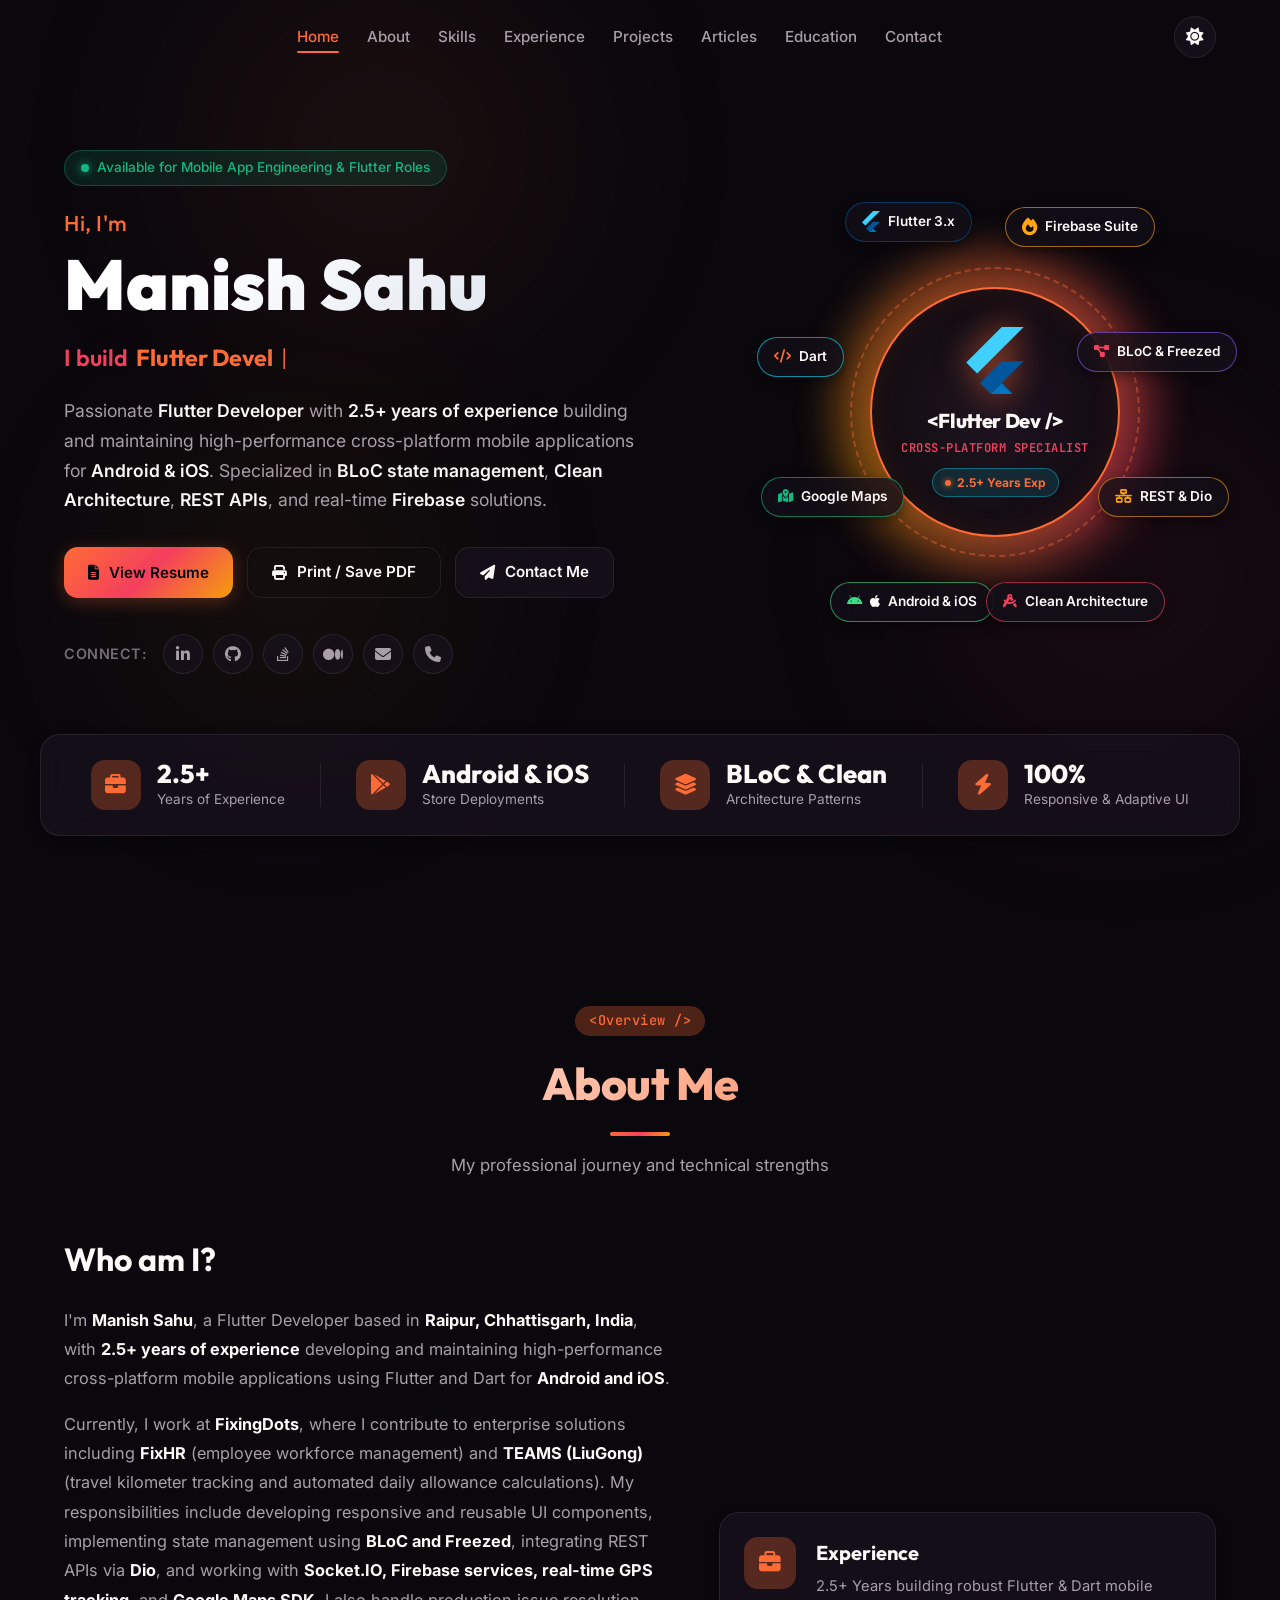
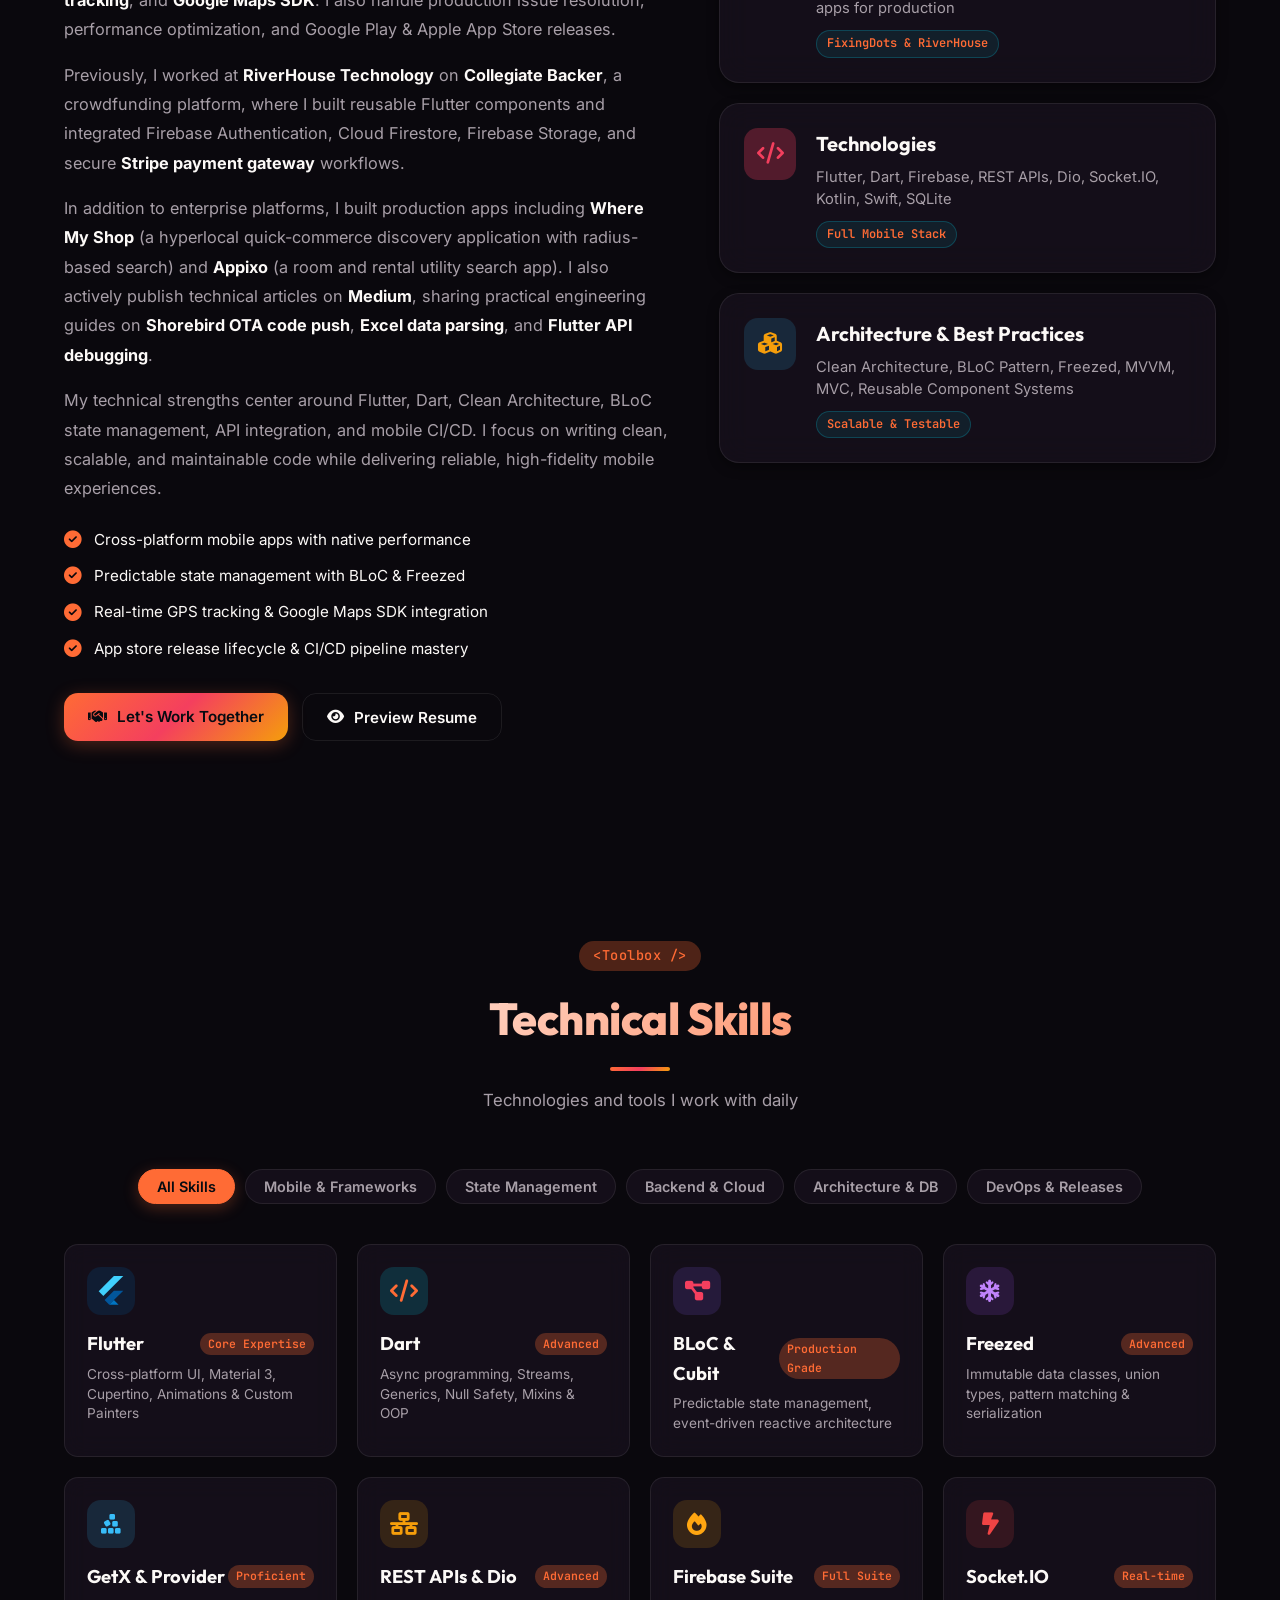
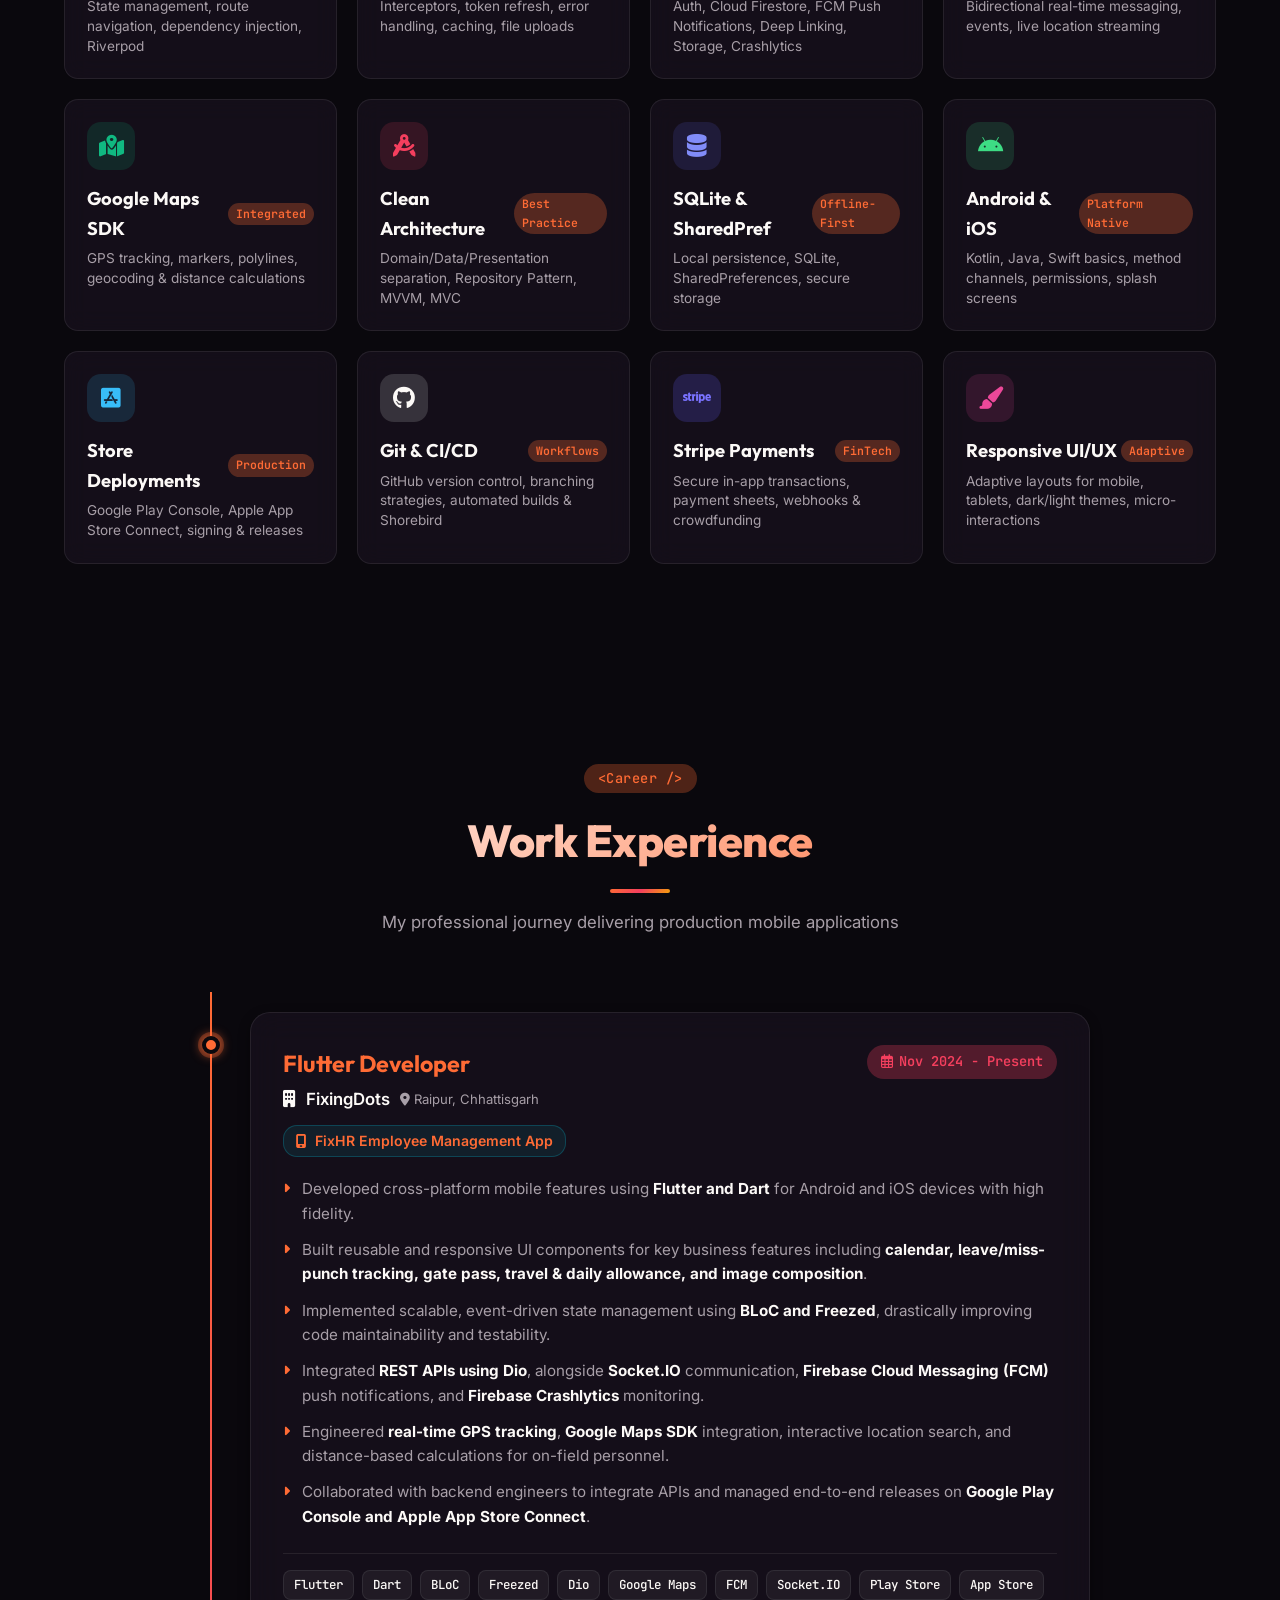
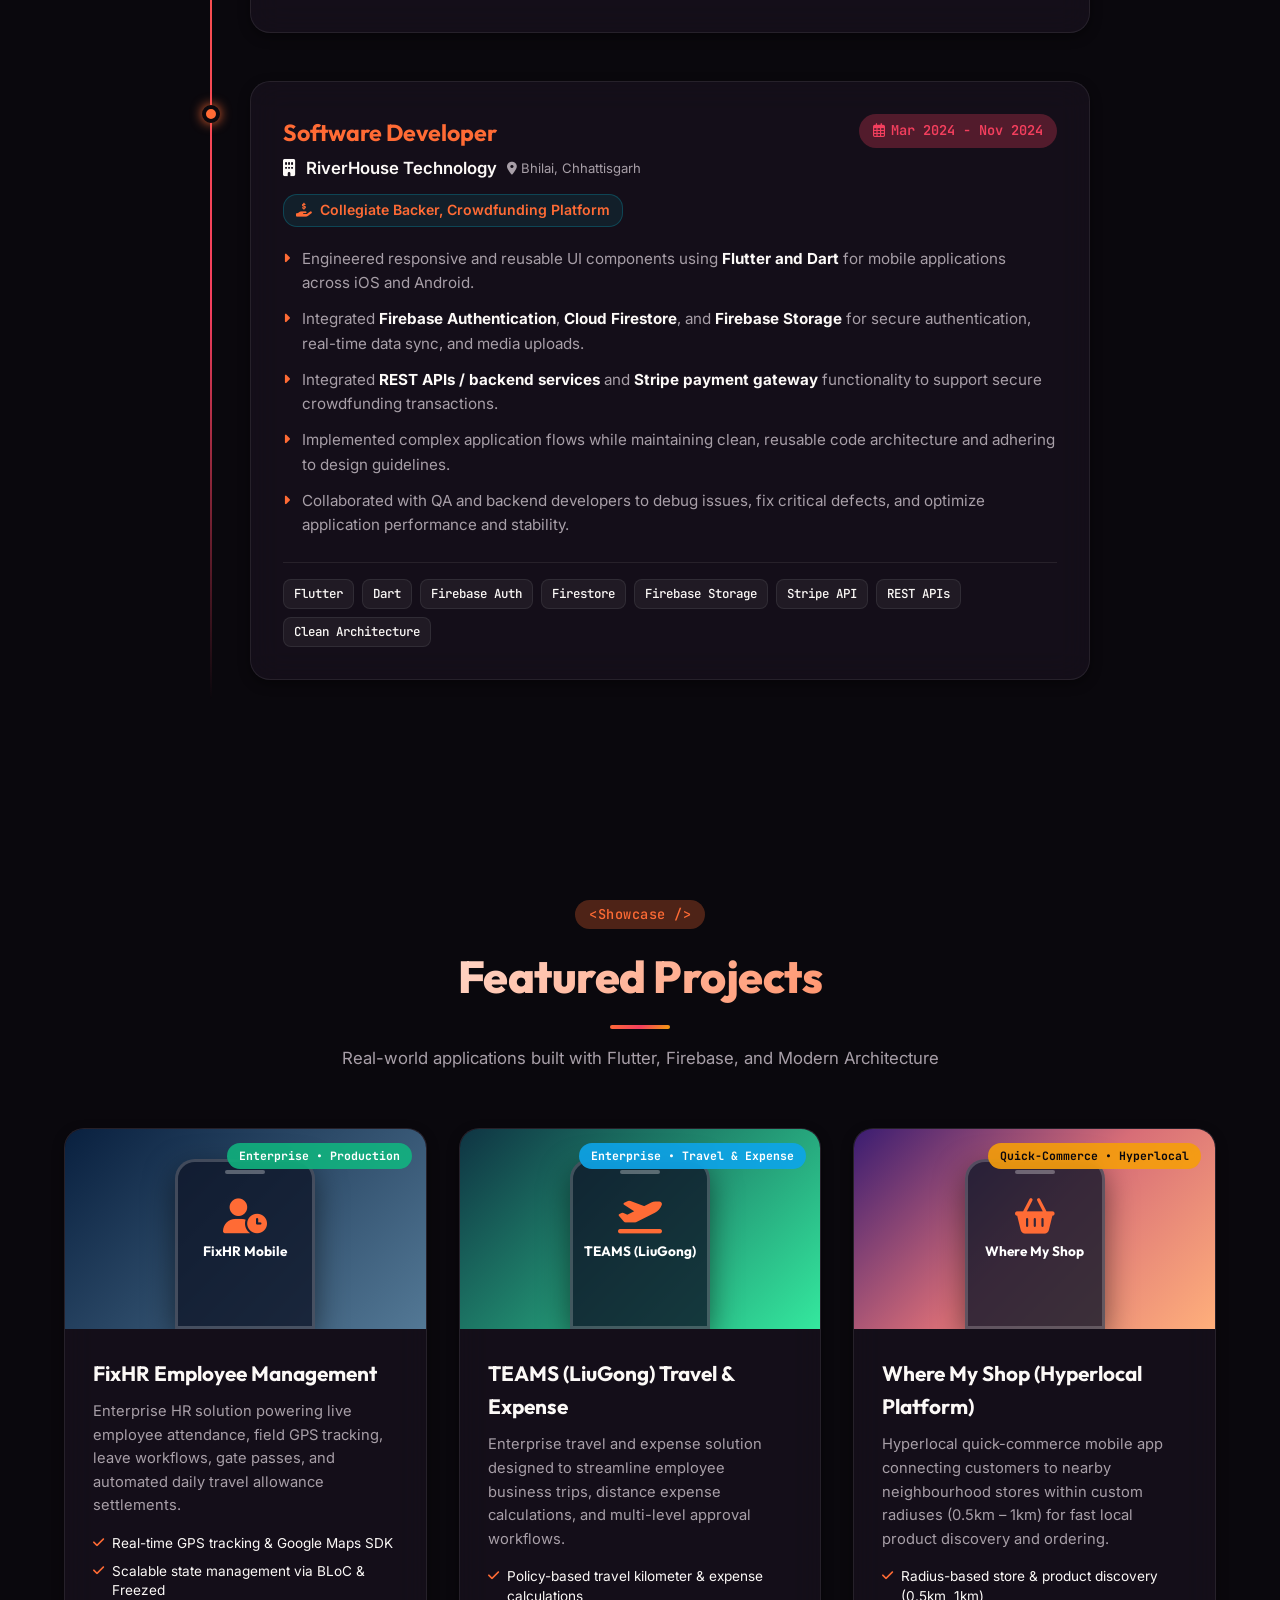
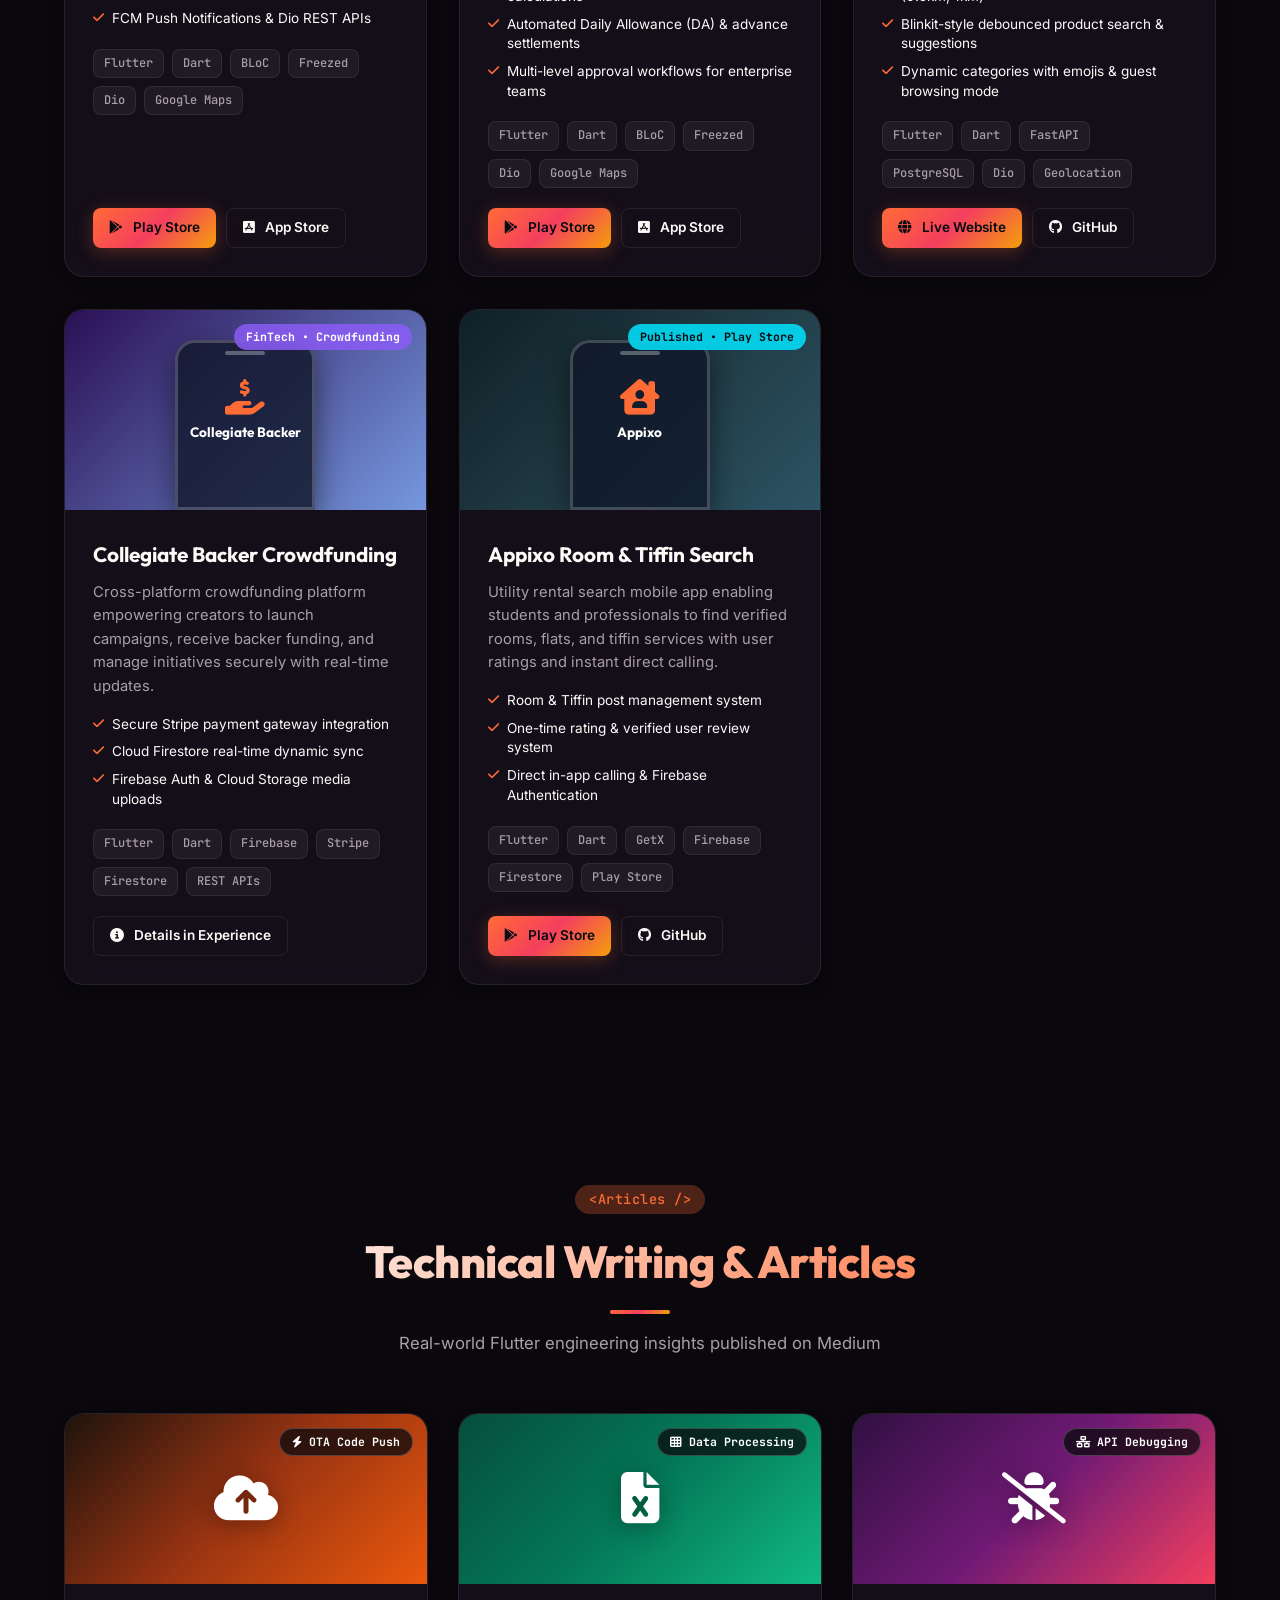
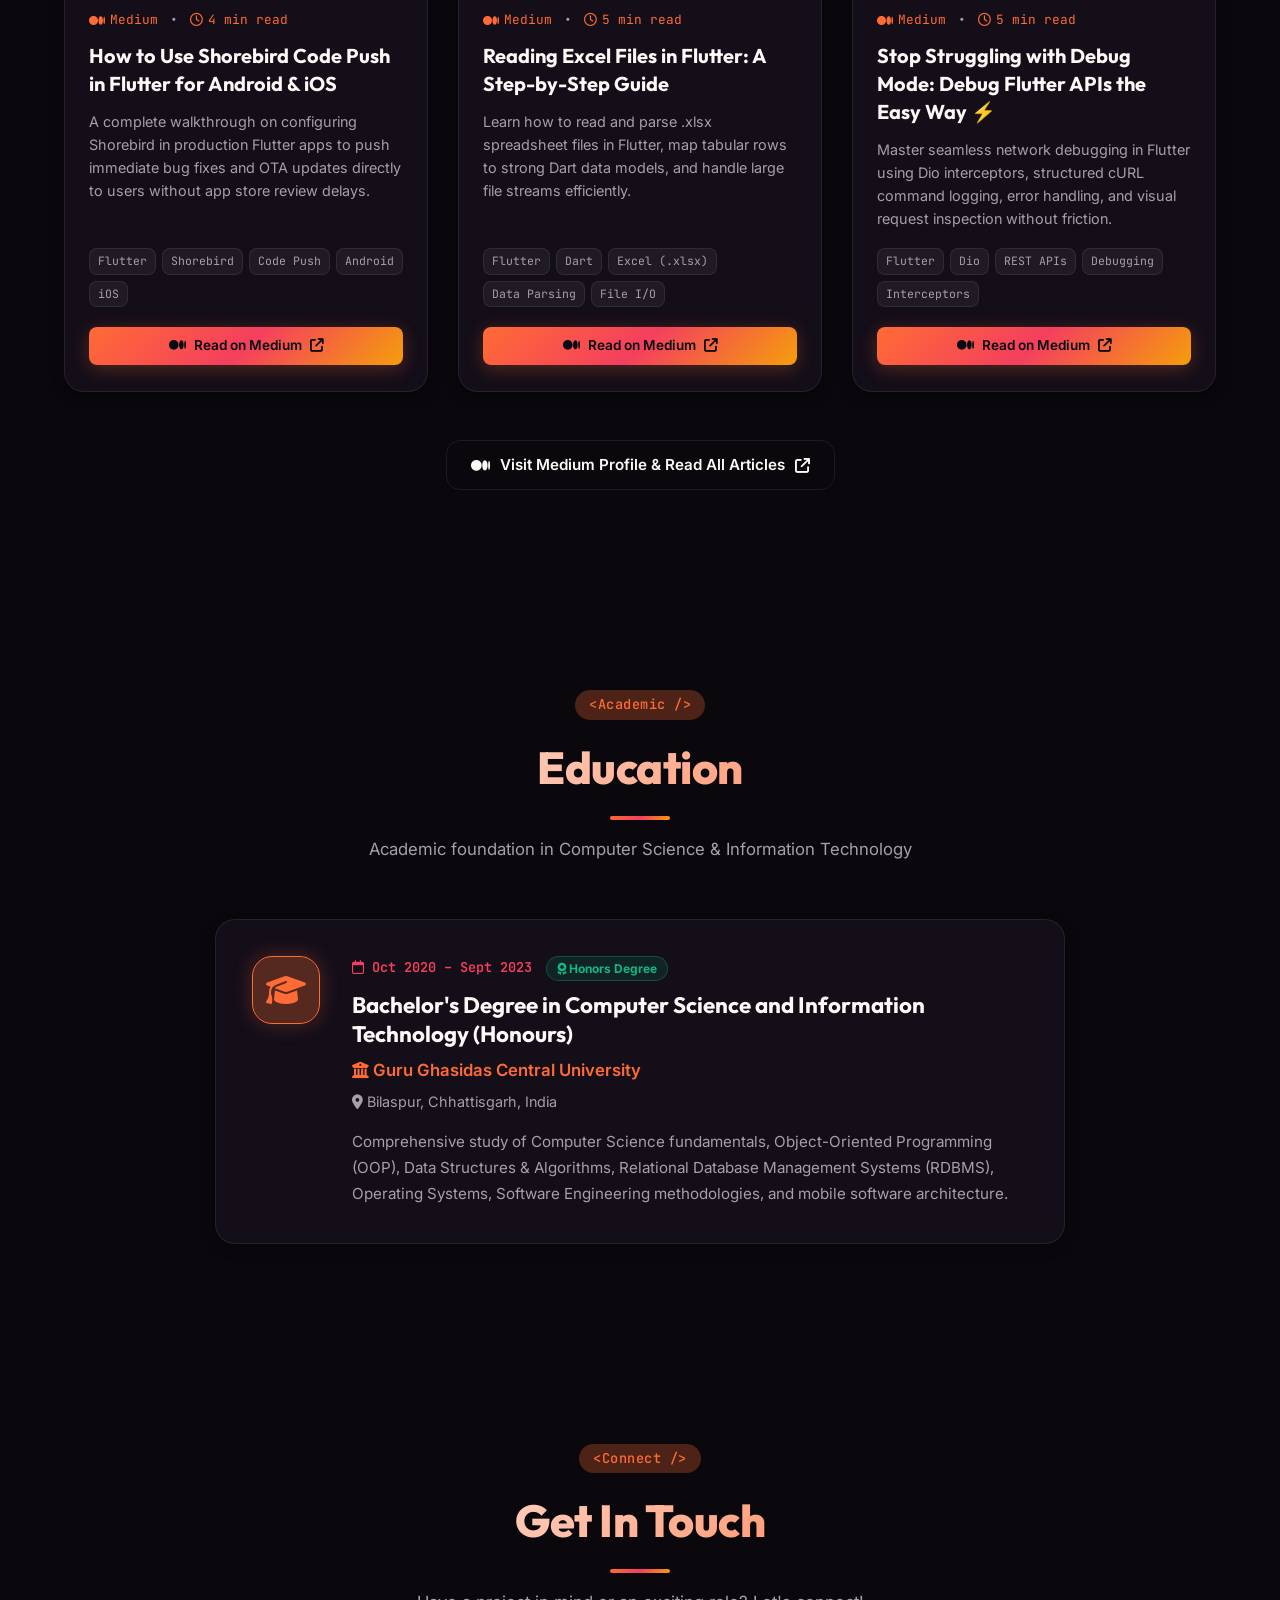
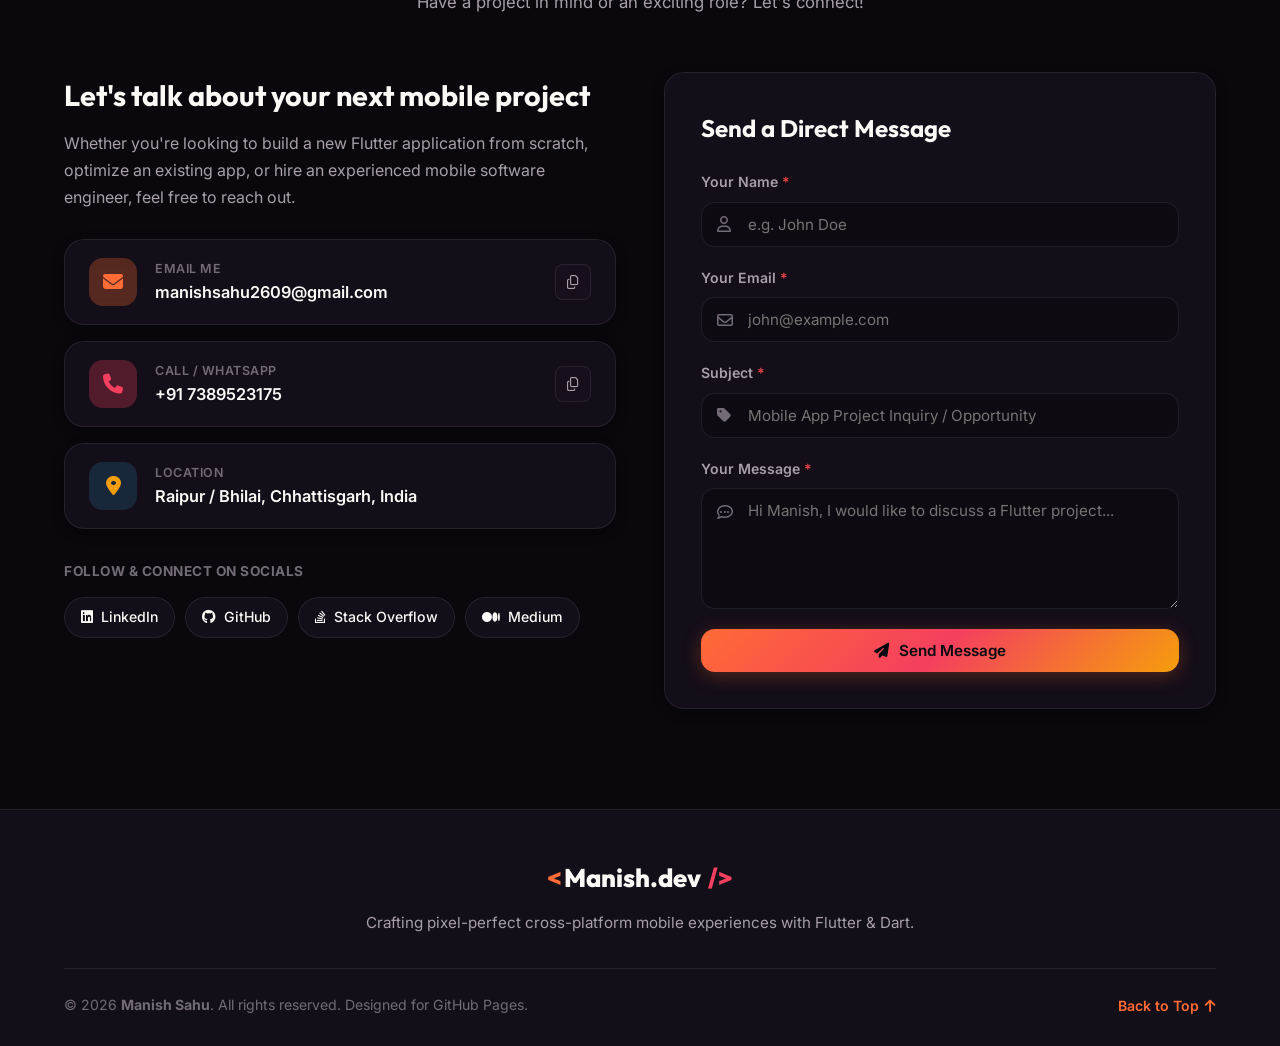
<file: index.html>
<!DOCTYPE html>
<html lang="en" data-theme="dark">
<head>
  <meta charset="UTF-8">
  <meta name="viewport" content="width=device-width, initial-scale=1.0">
  <title>Manish Sahu | Flutter Developer & Mobile App Engineer</title>
  
  <!-- Meta SEO -->
  <meta name="description" content="Portfolio of Manish Sahu - Flutter Developer with 2.5+ years of experience building scalable, high-performance cross-platform Android and iOS applications using Flutter, Dart, BLoC, and Firebase.">
  <meta name="keywords" content="Manish Sahu, Flutter Developer, Mobile App Developer, Dart, BLoC, Android, iOS, Firebase, Raipur, Chhattisgarh, Portfolio">
  <meta name="author" content="Manish Sahu">
  <meta name="theme-color" content="#0a080d">

  <!-- Open Graph / Social Sharing -->
  <meta property="og:type" content="website">
  <meta property="og:title" content="Manish Sahu | Flutter Developer Portfolio">
  <meta property="og:description" content="Explore cross-platform mobile apps, Flutter projects, and experience of Manish Sahu.">
  <meta property="og:image" content="assets/avatar.jpg">

  <!-- Favicon -->
  <link rel="icon" type="image/svg+xml" href="data:image/svg+xml,<svg xmlns='http://www.w3.org/2000/svg' viewBox='0 0 100 100'><rect width='100' height='100' rx='20' fill='%23ff6b35'/><text x='50%' y='55%' dominant-baseline='central' text-anchor='middle' font-family='sans-serif' font-size='60' font-weight='bold' fill='%230a080d'>M</text></svg>">

  <!-- Google Fonts: Outfit & Inter & JetBrains Mono -->
  <link rel="preconnect" href="https://fonts.googleapis.com">
  <link rel="preconnect" href="https://fonts.gstatic.com" crossorigin>
  <link href="https://fonts.googleapis.com/css2?family=Inter:wght@300;400;500;600;700&family=JetBrains+Mono:wght@400;500;600&family=Outfit:wght@500;600;700;800;900&display=swap" rel="stylesheet">

  <!-- Font Awesome Icons -->
  <link rel="stylesheet" href="https://cdnjs.cloudflare.com/ajax/libs/font-awesome/6.5.1/css/all.min.css" integrity="sha512-DTOQO9RWCH3ppGqcWaEA1BIZOC6xxalwEsw9c2QQeAIftl+Vegovlnee1c9QX4TctnWMn13TZye+giMm8e2LwA==" crossorigin="anonymous" referrerpolicy="no-referrer" />

  <link rel="stylesheet" href="style.css">
</head>
<body>
  <!-- Ambient background lighting glows -->
  <div class="ambient-glow glow-1"></div>
  <div class="ambient-glow glow-2"></div>
  <div class="ambient-glow glow-3"></div>

  <!-- Header / Navigation -->
  <header class="site-header" id="navbar">
    <div class="nav-container">

      <nav class="nav-links" id="navMenu">
        <a href="#home" class="nav-link active">Home</a>
        <a href="#about" class="nav-link">About</a>
        <a href="#skills" class="nav-link">Skills</a>
        <a href="#experience" class="nav-link">Experience</a>
        <a href="#projects" class="nav-link">Projects</a>
        <a href="#articles" class="nav-link">Articles</a>
        <a href="#education" class="nav-link">Education</a>
        <a href="#contact" class="nav-link">Contact</a>
      </nav>

      <div class="nav-actions">
        <!-- Theme Toggle -->
        <button class="theme-toggle-btn" id="themeToggle" aria-label="Toggle Dark/Light Mode">
          <i class="fa-solid fa-sun icon-sun"></i>
          <i class="fa-solid fa-moon icon-moon"></i>
        </button>

        <!-- Mobile Menu Hamburger -->
        <button class="mobile-toggle-btn" id="mobileMenuBtn" aria-label="Open mobile navigation">
          <i class="fa-solid fa-bars-staggered"></i>
        </button>
      </div>
    </div>
  </header>

  <main>
    <!-- HERO SECTION -->
    <section class="hero-section" id="home">
      <div class="hero-container">
        <div class="hero-content">
          <div class="status-badge">
            <span class="status-dot"></span>
            <span>Available for Mobile App Engineering &amp; Flutter Roles</span>
          </div>

          <h2 class="hero-greeting">Hi, I'm</h2>
          <h1 class="hero-title">Manish Sahu</h1>
          
          <div class="hero-roles-wrapper">
            <span class="role-prefix">I build</span>
            <span class="dynamic-typing" id="typingText"></span>
            <span class="typing-cursor">|</span>
          </div>

          <p class="hero-description">
            Passionate <strong>Flutter Developer</strong> with <strong>2.5+ years of experience</strong> building and maintaining high-performance cross-platform mobile applications for <strong>Android &amp; iOS</strong>. Specialized in <strong>BLoC state management</strong>, <strong>Clean Architecture</strong>, <strong>REST APIs</strong>, and real-time <strong>Firebase</strong> solutions.
          </p>

          <div class="hero-actions">
            <button class="btn btn-primary" id="viewResumeBtn">
              <i class="fa-solid fa-file-lines"></i>
              <span>View Resume</span>
            </button>
            <a href="resume.html" target="_blank" class="btn btn-outline" id="downloadResumeBtn">
              <i class="fa-solid fa-print"></i>
              <span>Print / Save PDF</span>
            </a>
            <a href="#contact" class="btn btn-glass">
              <i class="fa-solid fa-paper-plane"></i>
              <span>Contact Me</span>
            </a>
          </div>

          <div class="hero-socials">
            <span class="socials-label">Connect:</span>
            <div class="social-links-row">
              <a href="https://www.linkedin.com/in/manishs2261/" target="_blank" rel="noopener noreferrer" class="social-icon-btn" aria-label="LinkedIn Profile">
                <i class="fa-brands fa-linkedin-in"></i>
              </a>
              <a href="https://github.com/Manishs2261" target="_blank" rel="noopener noreferrer" class="social-icon-btn" aria-label="GitHub Profile">
                <i class="fa-brands fa-github"></i>
              </a>
              <a href="https://stackoverflow.com/users/18064892/manish-sahu?tab=profile" target="_blank" rel="noopener noreferrer" class="social-icon-btn" aria-label="Stack Overflow Profile">
                <i class="fa-brands fa-stack-overflow"></i>
              </a>
              <a href="https://manish2261.medium.com/" target="_blank" rel="noopener noreferrer" class="social-icon-btn" aria-label="Medium Blog">
                <i class="fa-brands fa-medium"></i>
              </a>
              <a href="mailto:manishsahu2609@gmail.com" class="social-icon-btn" aria-label="Send Email">
                <i class="fa-solid fa-envelope"></i>
              </a>
              <a href="tel:+917389523175" class="social-icon-btn" aria-label="Call Mobile">
                <i class="fa-solid fa-phone"></i>
              </a>
            </div>
          </div>
        </div>

        <div class="hero-visual">
          <div class="skills-hub-wrapper">
            <div class="hub-glow-ring"></div>
            <div class="hub-glow-ring-inner"></div>

            <!-- Central Tech Emblem (No photo, 100% tech skill focus) -->
            <div class="hub-center-core glass-card">
              <div class="core-flutter-logo">
                <svg class="flutter-svg-icon" viewBox="0 0 166 202" fill="none" xmlns="http://www.w3.org/2000/svg">
                  <path d="M102.5 0L0 102.5l31.5 31.5L166 0h-63.5z" fill="#40D0FD"/>
                  <path d="M102.5 98.7L39.7 161.5l31.5 31.5 31.3-31.3 63.5-63h-63.5z" fill="#02569B"/>
                  <path d="M71.2 193l31.3-31.3 31.5 31.3H71.2z" fill="#0175C2"/>
                </svg>
              </div>
              <h3 class="core-title">&lt;Flutter Dev /&gt;</h3>
              <p class="core-subtitle">Cross-Platform Specialist</p>
              <div class="core-experience-pill">
                <span class="exp-dot"></span>
                <span>2.5+ Years Exp</span>
              </div>
            </div>

            <!-- Surrounding Floating Skill Badges -->
            <div class="hub-skill-badge badge-flutter">
              <svg class="flutter-svg-icon" viewBox="0 0 166 202" fill="none" xmlns="http://www.w3.org/2000/svg">
                <path d="M102.5 0L0 102.5l31.5 31.5L166 0h-63.5z" fill="#40D0FD"/>
                <path d="M102.5 98.7L39.7 161.5l31.5 31.5 31.3-31.3 63.5-63h-63.5z" fill="#02569B"/>
                <path d="M71.2 193l31.3-31.3 31.5 31.3H71.2z" fill="#0175C2"/>
              </svg>
              <span>Flutter 3.x</span>
            </div>
            <div class="hub-skill-badge badge-dart">
              <i class="fa-solid fa-code"></i>
              <span>Dart</span>
            </div>
            <div class="hub-skill-badge badge-bloc">
              <i class="fa-solid fa-diagram-project"></i>
              <span>BLoC &amp; Freezed</span>
            </div>
            <div class="hub-skill-badge badge-firebase">
              <i class="fa-solid fa-fire"></i>
              <span>Firebase Suite</span>
            </div>
            <div class="hub-skill-badge badge-apis">
              <i class="fa-solid fa-network-wired"></i>
              <span>REST &amp; Dio</span>
            </div>
            <div class="hub-skill-badge badge-platforms">
              <i class="fa-brands fa-android"></i>
              <i class="fa-brands fa-apple"></i>
              <span>Android &amp; iOS</span>
            </div>
            <div class="hub-skill-badge badge-maps">
              <i class="fa-solid fa-map-location-dot"></i>
              <span>Google Maps</span>
            </div>
            <div class="hub-skill-badge badge-arch">
              <i class="fa-solid fa-compass-drafting"></i>
              <span>Clean Architecture</span>
            </div>
          </div>
        </div>
      </div>

      <!-- Quick Metrics Counter Strip -->
      <div class="metrics-strip">
        <div class="metric-item">
          <div class="metric-icon"><i class="fa-solid fa-briefcase"></i></div>
          <div class="metric-info">
            <h3 class="metric-value">2.5+</h3>
            <p class="metric-label">Years of Experience</p>
          </div>
        </div>
        <div class="metric-divider"></div>
        <div class="metric-item">
          <div class="metric-icon"><i class="fa-brands fa-google-play"></i></div>
          <div class="metric-info">
            <h3 class="metric-value">Android &amp; iOS</h3>
            <p class="metric-label">Store Deployments</p>
          </div>
        </div>
        <div class="metric-divider"></div>
        <div class="metric-item">
          <div class="metric-icon"><i class="fa-solid fa-layer-group"></i></div>
          <div class="metric-info">
            <h3 class="metric-value">BLoC &amp; Clean</h3>
            <p class="metric-label">Architecture Patterns</p>
          </div>
        </div>
        <div class="metric-divider"></div>
        <div class="metric-item">
          <div class="metric-icon"><i class="fa-solid fa-bolt"></i></div>
          <div class="metric-info">
            <h3 class="metric-value">100%</h3>
            <p class="metric-label">Responsive &amp; Adaptive UI</p>
          </div>
        </div>
      </div>
    </section>

    <!-- ABOUT SECTION -->
    <section class="section about-section" id="about">
      <div class="section-container">
        <div class="section-header">
          <span class="section-tag">&lt;Overview /&gt;</span>
          <h2 class="section-title">About Me</h2>
          <div class="section-underline"></div>
          <p class="section-subtitle">My professional journey and technical strengths</p>
        </div>

        <div class="about-grid">
          <div class="about-narrative">
            <h3 class="about-heading">Who am I?</h3>
            <p class="about-text">
              I'm <strong>Manish Sahu</strong>, a Flutter Developer based in <strong>Raipur, Chhattisgarh, India</strong>, with <strong>2.5+ years of experience</strong> developing and maintaining high-performance cross-platform mobile applications using Flutter and Dart for <strong>Android and iOS</strong>.
            </p>
            <p class="about-text">
              Currently, I work at <strong>FixingDots</strong>, where I contribute to enterprise solutions including <strong>FixHR</strong> (employee workforce management) and <strong>TEAMS (LiuGong)</strong> (travel kilometer tracking and automated daily allowance calculations). My responsibilities include developing responsive and reusable UI components, implementing state management using <strong>BLoC and Freezed</strong>, integrating REST APIs via <strong>Dio</strong>, and working with <strong>Socket.IO, Firebase services, real-time GPS tracking</strong>, and <strong>Google Maps SDK</strong>. I also handle production issue resolution, performance optimization, and Google Play &amp; Apple App Store releases.
            </p>
            <p class="about-text">
              Previously, I worked at <strong>RiverHouse Technology</strong> on <strong>Collegiate Backer</strong>, a crowdfunding platform, where I built reusable Flutter components and integrated Firebase Authentication, Cloud Firestore, Firebase Storage, and secure <strong>Stripe payment gateway</strong> workflows.
            </p>
            <p class="about-text">
              In addition to enterprise platforms, I built production apps including <strong>Where My Shop</strong> (a hyperlocal quick-commerce discovery application with radius-based search) and <strong>Appixo</strong> (a room and rental utility search app). I also actively publish technical articles on <strong>Medium</strong>, sharing practical engineering guides on <strong>Shorebird OTA code push</strong>, <strong>Excel data parsing</strong>, and <strong>Flutter API debugging</strong>.
            </p>
            <p class="about-text">
              My technical strengths center around Flutter, Dart, Clean Architecture, BLoC state management, API integration, and mobile CI/CD. I focus on writing clean, scalable, and maintainable code while delivering reliable, high-fidelity mobile experiences.
            </p>

            <div class="about-key-points">
              <div class="key-point">
                <i class="fa-solid fa-circle-check"></i>
                <span>Cross-platform mobile apps with native performance</span>
              </div>
              <div class="key-point">
                <i class="fa-solid fa-circle-check"></i>
                <span>Predictable state management with BLoC &amp; Freezed</span>
              </div>
              <div class="key-point">
                <i class="fa-solid fa-circle-check"></i>
                <span>Real-time GPS tracking &amp; Google Maps SDK integration</span>
              </div>
              <div class="key-point">
                <i class="fa-solid fa-circle-check"></i>
                <span>App store release lifecycle &amp; CI/CD pipeline mastery</span>
              </div>
            </div>

            <div class="about-actions">
              <a href="#contact" class="btn btn-primary">
                <i class="fa-solid fa-handshake"></i>
                <span>Let's Work Together</span>
              </a>
              <button class="btn btn-outline" id="aboutViewCvBtn">
                <i class="fa-solid fa-eye"></i>
                <span>Preview Resume</span>
              </button>
            </div>
          </div>

          <div class="about-cards-column">
            <div class="glass-card stat-card">
              <div class="stat-icon-box cyan-glow">
                <i class="fa-solid fa-briefcase"></i>
              </div>
              <div class="stat-content">
                <h4 class="stat-title">Experience</h4>
                <p class="stat-desc">2.5+ Years building robust Flutter &amp; Dart mobile apps for production</p>
                <div class="stat-badge">FixingDots &amp; RiverHouse</div>
              </div>
            </div>

            <div class="glass-card stat-card">
              <div class="stat-icon-box purple-glow">
                <i class="fa-solid fa-code"></i>
              </div>
              <div class="stat-content">
                <h4 class="stat-title">Technologies</h4>
                <p class="stat-desc">Flutter, Dart, Firebase, REST APIs, Dio, Socket.IO, Kotlin, Swift, SQLite</p>
                <div class="stat-badge">Full Mobile Stack</div>
              </div>
            </div>

            <div class="glass-card stat-card">
              <div class="stat-icon-box blue-glow">
                <i class="fa-solid fa-cubes"></i>
              </div>
              <div class="stat-content">
                <h4 class="stat-title">Architecture &amp; Best Practices</h4>
                <p class="stat-desc">Clean Architecture, BLoC Pattern, Freezed, MVVM, MVC, Reusable Component Systems</p>
                <div class="stat-badge">Scalable &amp; Testable</div>
              </div>
            </div>
          </div>
        </div>
      </div>
    </section>

    <!-- TECHNICAL SKILLS SECTION -->
    <section class="section skills-section" id="skills">
      <div class="section-container">
        <div class="section-header">
          <span class="section-tag">&lt;Toolbox /&gt;</span>
          <h2 class="section-title">Technical Skills</h2>
          <div class="section-underline"></div>
          <p class="section-subtitle">Technologies and tools I work with daily</p>
        </div>

        <!-- Filter tabs -->
        <div class="skills-filter-container">
          <button class="filter-btn active" data-filter="all">All Skills</button>
          <button class="filter-btn" data-filter="mobile">Mobile &amp; Frameworks</button>
          <button class="filter-btn" data-filter="state">State Management</button>
          <button class="filter-btn" data-filter="backend">Backend &amp; Cloud</button>
          <button class="filter-btn" data-filter="architecture">Architecture &amp; DB</button>
          <button class="filter-btn" data-filter="tools">DevOps &amp; Releases</button>
        </div>

        <!-- Skills Grid -->
        <div class="skills-grid" id="skillsGrid">
          
          <!-- Skill: Flutter -->
          <div class="skill-card" data-category="mobile">
            <div class="skill-icon-wrap flutter-color">
              <svg class="flutter-svg-icon" viewBox="0 0 166 202" fill="none" xmlns="http://www.w3.org/2000/svg">
                <path d="M102.5 0L0 102.5l31.5 31.5L166 0h-63.5z" fill="#40D0FD"/>
                <path d="M102.5 98.7L39.7 161.5l31.5 31.5 31.3-31.3 63.5-63h-63.5z" fill="#02569B"/>
                <path d="M71.2 193l31.3-31.3 31.5 31.3H71.2z" fill="#0175C2"/>
              </svg>
            </div>
            <div class="skill-details">
              <h3 class="skill-name">Flutter</h3>
              <span class="skill-badge">Core Expertise</span>
            </div>
            <p class="skill-info">Cross-platform UI, Material 3, Cupertino, Animations &amp; Custom Painters</p>
          </div>

          <!-- Skill: Dart -->
          <div class="skill-card" data-category="mobile">
            <div class="skill-icon-wrap dart-color">
              <i class="fa-solid fa-code"></i>
            </div>
            <div class="skill-details">
              <h3 class="skill-name">Dart</h3>
              <span class="skill-badge">Advanced</span>
            </div>
            <p class="skill-info">Async programming, Streams, Generics, Null Safety, Mixins &amp; OOP</p>
          </div>

          <!-- Skill: BLoC & Cubit -->
          <div class="skill-card" data-category="state">
            <div class="skill-icon-wrap bloc-color">
              <i class="fa-solid fa-diagram-project"></i>
            </div>
            <div class="skill-details">
              <h3 class="skill-name">BLoC &amp; Cubit</h3>
              <span class="skill-badge">Production Grade</span>
            </div>
            <p class="skill-info">Predictable state management, event-driven reactive architecture</p>
          </div>

          <!-- Skill: Freezed -->
          <div class="skill-card" data-category="state">
            <div class="skill-icon-wrap purple-color">
              <i class="fa-solid fa-snowflake"></i>
            </div>
            <div class="skill-details">
              <h3 class="skill-name">Freezed</h3>
              <span class="skill-badge">Advanced</span>
            </div>
            <p class="skill-info">Immutable data classes, union types, pattern matching &amp; serialization</p>
          </div>

          <!-- Skill: GetX & Provider -->
          <div class="skill-card" data-category="state">
            <div class="skill-icon-wrap getx-color">
              <i class="fa-solid fa-cubes-stacked"></i>
            </div>
            <div class="skill-details">
              <h3 class="skill-name">GetX &amp; Provider</h3>
              <span class="skill-badge">Proficient</span>
            </div>
            <p class="skill-info">State management, route navigation, dependency injection, Riverpod</p>
          </div>

          <!-- Skill: REST APIs & Dio -->
          <div class="skill-card" data-category="backend">
            <div class="skill-icon-wrap api-color">
              <i class="fa-solid fa-network-wired"></i>
            </div>
            <div class="skill-details">
              <h3 class="skill-name">REST APIs &amp; Dio</h3>
              <span class="skill-badge">Advanced</span>
            </div>
            <p class="skill-info">Interceptors, token refresh, error handling, caching, file uploads</p>
          </div>

          <!-- Skill: Firebase Ecosystem -->
          <div class="skill-card" data-category="backend">
            <div class="skill-icon-wrap firebase-color">
              <i class="fa-solid fa-fire"></i>
            </div>
            <div class="skill-details">
              <h3 class="skill-name">Firebase Suite</h3>
              <span class="skill-badge">Full Suite</span>
            </div>
            <p class="skill-info">Auth, Cloud Firestore, FCM Push Notifications, Deep Linking, Storage, Crashlytics</p>
          </div>

          <!-- Skill: Socket.IO & Realtime -->
          <div class="skill-card" data-category="backend">
            <div class="skill-icon-wrap socket-color">
              <i class="fa-solid fa-bolt-lightning"></i>
            </div>
            <div class="skill-details">
              <h3 class="skill-name">Socket.IO</h3>
              <span class="skill-badge">Real-time</span>
            </div>
            <p class="skill-info">Bidirectional real-time messaging, events, live location streaming</p>
          </div>

          <!-- Skill: Google Maps & GPS -->
          <div class="skill-card" data-category="mobile">
            <div class="skill-icon-wrap maps-color">
              <i class="fa-solid fa-map-location-dot"></i>
            </div>
            <div class="skill-details">
              <h3 class="skill-name">Google Maps SDK</h3>
              <span class="skill-badge">Integrated</span>
            </div>
            <p class="skill-info">GPS tracking, markers, polylines, geocoding &amp; distance calculations</p>
          </div>

          <!-- Skill: Clean Architecture -->
          <div class="skill-card" data-category="architecture">
            <div class="skill-icon-wrap arch-color">
              <i class="fa-solid fa-compass-drafting"></i>
            </div>
            <div class="skill-details">
              <h3 class="skill-name">Clean Architecture</h3>
              <span class="skill-badge">Best Practice</span>
            </div>
            <p class="skill-info">Domain/Data/Presentation separation, Repository Pattern, MVVM, MVC</p>
          </div>

          <!-- Skill: SQLite & Local Storage -->
          <div class="skill-card" data-category="architecture">
            <div class="skill-icon-wrap db-color">
              <i class="fa-solid fa-database"></i>
            </div>
            <div class="skill-details">
              <h3 class="skill-name">SQLite &amp; SharedPref</h3>
              <span class="skill-badge">Offline-First</span>
            </div>
            <p class="skill-info">Local persistence, SQLite, SharedPreferences, secure storage</p>
          </div>

          <!-- Skill: Android & iOS Platform Native -->
          <div class="skill-card" data-category="mobile">
            <div class="skill-icon-wrap platform-color">
              <i class="fa-brands fa-android"></i>
            </div>
            <div class="skill-details">
              <h3 class="skill-name">Android &amp; iOS</h3>
              <span class="skill-badge">Platform Native</span>
            </div>
            <p class="skill-info">Kotlin, Java, Swift basics, method channels, permissions, splash screens</p>
          </div>

          <!-- Skill: Google Play & App Store -->
          <div class="skill-card" data-category="tools">
            <div class="skill-icon-wrap store-color">
              <i class="fa-brands fa-app-store-ios"></i>
            </div>
            <div class="skill-details">
              <h3 class="skill-name">Store Deployments</h3>
              <span class="skill-badge">Production</span>
            </div>
            <p class="skill-info">Google Play Console, Apple App Store Connect, signing &amp; releases</p>
          </div>

          <!-- Skill: Git & CI/CD -->
          <div class="skill-card" data-category="tools">
            <div class="skill-icon-wrap git-color">
              <i class="fa-brands fa-github"></i>
            </div>
            <div class="skill-details">
              <h3 class="skill-name">Git &amp; CI/CD</h3>
              <span class="skill-badge">Workflows</span>
            </div>
            <p class="skill-info">GitHub version control, branching strategies, automated builds &amp; Shorebird</p>
          </div>

          <!-- Skill: Stripe Payment Integration -->
          <div class="skill-card" data-category="backend">
            <div class="skill-icon-wrap stripe-color">
              <i class="fa-brands fa-stripe"></i>
            </div>
            <div class="skill-details">
              <h3 class="skill-name">Stripe Payments</h3>
              <span class="skill-badge">FinTech</span>
            </div>
            <p class="skill-info">Secure in-app transactions, payment sheets, webhooks &amp; crowdfunding</p>
          </div>

          <!-- Skill: UI/UX & Responsive Design -->
          <div class="skill-card" data-category="mobile">
            <div class="skill-icon-wrap ui-color">
              <i class="fa-solid fa-paintbrush"></i>
            </div>
            <div class="skill-details">
              <h3 class="skill-name">Responsive UI/UX</h3>
              <span class="skill-badge">Adaptive</span>
            </div>
            <p class="skill-info">Adaptive layouts for mobile, tablets, dark/light themes, micro-interactions</p>
          </div>

        </div>
      </div>
    </section>

    <!-- EXPERIENCE SECTION -->
    <section class="section experience-section" id="experience">
      <div class="section-container">
        <div class="section-header">
          <span class="section-tag">&lt;Career /&gt;</span>
          <h2 class="section-title">Work Experience</h2>
          <div class="section-underline"></div>
          <p class="section-subtitle">My professional journey delivering production mobile applications</p>
        </div>

        <div class="timeline-wrapper">
          <div class="timeline-line"></div>

          <!-- Job 1: FixingDots -->
          <div class="timeline-item">
            <div class="timeline-dot-wrapper">
              <div class="timeline-dot"></div>
              <div class="timeline-pulse"></div>
            </div>

            <div class="timeline-card glass-card">
              <div class="timeline-header">
                <div class="role-company">
                  <h3 class="timeline-role">Flutter Developer</h3>
                  <h4 class="timeline-company">
                    <i class="fa-solid fa-building"></i> FixingDots
                    <span class="location-badge"><i class="fa-solid fa-location-dot"></i> Raipur, Chhattisgarh</span>
                  </h4>
                </div>
                <div class="timeline-period-badge">
                  <i class="fa-regular fa-calendar-days"></i> Nov 2024 - Present
                </div>
              </div>

              <div class="project-tag-pill">
                <i class="fa-solid fa-mobile-screen"></i> FixHR Employee Management App
              </div>

              <ul class="timeline-bullets">
                <li>
                  <i class="fa-solid fa-caret-right"></i>
                  <span>Developed cross-platform mobile features using <strong>Flutter and Dart</strong> for Android and iOS devices with high fidelity.</span>
                </li>
                <li>
                  <i class="fa-solid fa-caret-right"></i>
                  <span>Built reusable and responsive UI components for key business features including <strong>calendar, leave/miss-punch tracking, gate pass, travel &amp; daily allowance, and image composition</strong>.</span>
                </li>
                <li>
                  <i class="fa-solid fa-caret-right"></i>
                  <span>Implemented scalable, event-driven state management using <strong>BLoC and Freezed</strong>, drastically improving code maintainability and testability.</span>
                </li>
                <li>
                  <i class="fa-solid fa-caret-right"></i>
                  <span>Integrated <strong>REST APIs using Dio</strong>, alongside <strong>Socket.IO</strong> communication, <strong>Firebase Cloud Messaging (FCM)</strong> push notifications, and <strong>Firebase Crashlytics</strong> monitoring.</span>
                </li>
                <li>
                  <i class="fa-solid fa-caret-right"></i>
                  <span>Engineered <strong>real-time GPS tracking</strong>, <strong>Google Maps SDK</strong> integration, interactive location search, and distance-based calculations for on-field personnel.</span>
                </li>
                <li>
                  <i class="fa-solid fa-caret-right"></i>
                  <span>Collaborated with backend engineers to integrate APIs and managed end-to-end releases on <strong>Google Play Console and Apple App Store Connect</strong>.</span>
                </li>
              </ul>

              <div class="timeline-tech-stack">
                <span class="tech-tag">Flutter</span>
                <span class="tech-tag">Dart</span>
                <span class="tech-tag">BLoC</span>
                <span class="tech-tag">Freezed</span>
                <span class="tech-tag">Dio</span>
                <span class="tech-tag">Google Maps</span>
                <span class="tech-tag">FCM</span>
                <span class="tech-tag">Socket.IO</span>
                <span class="tech-tag">Play Store</span>
                <span class="tech-tag">App Store</span>
              </div>
            </div>
          </div>

          <!-- Job 2: RiverHouse Technology -->
          <div class="timeline-item">
            <div class="timeline-dot-wrapper">
              <div class="timeline-dot"></div>
            </div>

            <div class="timeline-card glass-card">
              <div class="timeline-header">
                <div class="role-company">
                  <h3 class="timeline-role">Software Developer</h3>
                  <h4 class="timeline-company">
                    <i class="fa-solid fa-building"></i> RiverHouse Technology
                    <span class="location-badge"><i class="fa-solid fa-location-dot"></i> Bhilai, Chhattisgarh</span>
                  </h4>
                </div>
                <div class="timeline-period-badge">
                  <i class="fa-regular fa-calendar-days"></i> Mar 2024 - Nov 2024
                </div>
              </div>

              <div class="project-tag-pill">
                <i class="fa-solid fa-hand-holding-dollar"></i> Collegiate Backer, Crowdfunding Platform
              </div>

              <ul class="timeline-bullets">
                <li>
                  <i class="fa-solid fa-caret-right"></i>
                  <span>Engineered responsive and reusable UI components using <strong>Flutter and Dart</strong> for mobile applications across iOS and Android.</span>
                </li>
                <li>
                  <i class="fa-solid fa-caret-right"></i>
                  <span>Integrated <strong>Firebase Authentication</strong>, <strong>Cloud Firestore</strong>, and <strong>Firebase Storage</strong> for secure authentication, real-time data sync, and media uploads.</span>
                </li>
                <li>
                  <i class="fa-solid fa-caret-right"></i>
                  <span>Integrated <strong>REST APIs / backend services</strong> and <strong>Stripe payment gateway</strong> functionality to support secure crowdfunding transactions.</span>
                </li>
                <li>
                  <i class="fa-solid fa-caret-right"></i>
                  <span>Implemented complex application flows while maintaining clean, reusable code architecture and adhering to design guidelines.</span>
                </li>
                <li>
                  <i class="fa-solid fa-caret-right"></i>
                  <span>Collaborated with QA and backend developers to debug issues, fix critical defects, and optimize application performance and stability.</span>
                </li>
              </ul>

              <div class="timeline-tech-stack">
                <span class="tech-tag">Flutter</span>
                <span class="tech-tag">Dart</span>
                <span class="tech-tag">Firebase Auth</span>
                <span class="tech-tag">Firestore</span>
                <span class="tech-tag">Firebase Storage</span>
                <span class="tech-tag">Stripe API</span>
                <span class="tech-tag">REST APIs</span>
                <span class="tech-tag">Clean Architecture</span>
              </div>
            </div>
          </div>

        </div>
      </div>
    </section>

    <!-- FEATURED PROJECTS SECTION -->
    <section class="section projects-section" id="projects">
      <div class="section-container">
        <div class="section-header">
          <span class="section-tag">&lt;Showcase /&gt;</span>
          <h2 class="section-title">Featured Projects</h2>
          <div class="section-underline"></div>
          <p class="section-subtitle">Real-world applications built with Flutter, Firebase, and Modern Architecture</p>
        </div>

        <div class="projects-grid">

          <!-- Project 1: FixHR -->
          <div class="project-card glass-card">
            <div class="project-card-header">
              <div class="project-mockup-graphic fixhr-gradient">
                <div class="mockup-phone-frame">
                  <div class="phone-notch"></div>
                  <div class="mockup-screen">
                    <i class="fa-solid fa-user-clock project-screen-icon"></i>
                    <span class="mockup-screen-title">FixHR Mobile</span>
                  </div>
                </div>
              </div>
              <span class="project-badge live-badge">Enterprise • Production</span>
            </div>

            <div class="project-card-body">
              <h3 class="project-title">FixHR Employee Management</h3>
              <p class="project-description">
                Enterprise HR solution powering live employee attendance, field GPS tracking, leave workflows, gate passes, and automated daily travel allowance settlements.
              </p>

              <div class="project-features-list">
                <div class="p-feature"><i class="fa-solid fa-check"></i> Real-time GPS tracking &amp; Google Maps SDK</div>
                <div class="p-feature"><i class="fa-solid fa-check"></i> Scalable state management via BLoC &amp; Freezed</div>
                <div class="p-feature"><i class="fa-solid fa-check"></i> FCM Push Notifications &amp; Dio REST APIs</div>
              </div>

              <div class="project-tech-tags">
                <span>Flutter</span>
                <span>Dart</span>
                <span>BLoC</span>
                <span>Freezed</span>
                <span>Dio</span>
                <span>Google Maps</span>
              </div>

              <div class="project-actions">
                <a href="https://play.google.com/store/apps/details?id=com.fd.fixHR&hl=en_IN" target="_blank" rel="noopener noreferrer" class="btn btn-sm btn-primary">
                  <i class="fa-brands fa-google-play"></i> Play Store
                </a>
                <a href="https://apps.apple.com/in/app/fixhr/id6744237631" target="_blank" rel="noopener noreferrer" class="btn btn-sm btn-outline">
                  <i class="fa-brands fa-app-store-ios"></i> App Store
                </a>
              </div>
            </div>
          </div>

          <!-- Project 2: TEAMS (LiuGong) -->
          <div class="project-card glass-card">
            <div class="project-card-header">
              <div class="project-mockup-graphic teams-gradient">
                <div class="mockup-phone-frame">
                  <div class="phone-notch"></div>
                  <div class="mockup-screen">
                    <i class="fa-solid fa-plane-departure project-screen-icon"></i>
                    <span class="mockup-screen-title">TEAMS (LiuGong)</span>
                  </div>
                </div>
              </div>
              <span class="project-badge enterprise-badge">Enterprise • Travel &amp; Expense</span>
            </div>

            <div class="project-card-body">
              <h3 class="project-title">TEAMS (LiuGong) Travel &amp; Expense</h3>
              <p class="project-description">
                Enterprise travel and expense solution designed to streamline employee business trips, distance expense calculations, and multi-level approval workflows.
              </p>

              <div class="project-features-list">
                <div class="p-feature"><i class="fa-solid fa-check"></i> Policy-based travel kilometer &amp; expense calculations</div>
                <div class="p-feature"><i class="fa-solid fa-check"></i> Automated Daily Allowance (DA) &amp; advance settlements</div>
                <div class="p-feature"><i class="fa-solid fa-check"></i> Multi-level approval workflows for enterprise teams</div>
              </div>

              <div class="project-tech-tags">
                <span>Flutter</span>
                <span>Dart</span>
                <span>BLoC</span>
                <span>Freezed</span>
                <span>Dio</span>
                <span>Google Maps</span>
              </div>

              <div class="project-actions">
                <a href="https://play.google.com/store/apps/details?id=com.fd.fixHR.lipl&hl=en_IN" target="_blank" rel="noopener noreferrer" class="btn btn-sm btn-primary">
                  <i class="fa-brands fa-google-play"></i> Play Store
                </a>
                <a href="https://apps.apple.com/in/app/teams/id6747340719" target="_blank" rel="noopener noreferrer" class="btn btn-sm btn-outline">
                  <i class="fa-brands fa-app-store-ios"></i> App Store
                </a>
              </div>
            </div>
          </div>

          <!-- Project 3: Where My Shop -->
          <div class="project-card glass-card">
            <div class="project-card-header">
              <div class="project-mockup-graphic wms-gradient">
                <div class="mockup-phone-frame">
                  <div class="phone-notch"></div>
                  <div class="mockup-screen">
                    <i class="fa-solid fa-basket-shopping project-screen-icon"></i>
                    <span class="mockup-screen-title">Where My Shop</span>
                  </div>
                </div>
              </div>
              <span class="project-badge commerce-badge">Quick-Commerce • Hyperlocal</span>
            </div>

            <div class="project-card-body">
              <h3 class="project-title">Where My Shop (Hyperlocal Platform)</h3>
              <p class="project-description">
                Hyperlocal quick-commerce mobile app connecting customers to nearby neighbourhood stores within custom radiuses (0.5km – 1km) for fast local product discovery and ordering.
              </p>

              <div class="project-features-list">
                <div class="p-feature"><i class="fa-solid fa-check"></i> Radius-based store &amp; product discovery (0.5km, 1km)</div>
                <div class="p-feature"><i class="fa-solid fa-check"></i> Blinkit-style debounced product search &amp; suggestions</div>
                <div class="p-feature"><i class="fa-solid fa-check"></i> Dynamic categories with emojis &amp; guest browsing mode</div>
              </div>

              <div class="project-tech-tags">
                <span>Flutter</span>
                <span>Dart</span>
                <span>FastAPI</span>
                <span>PostgreSQL</span>
                <span>Dio</span>
                <span>Geolocation</span>
              </div>

              <div class="project-actions">
                <a href="https://whereismyshops.com/" target="_blank" rel="noopener noreferrer" class="btn btn-sm btn-primary">
                  <i class="fa-solid fa-globe"></i> Live Website
                </a>
                <a href="https://github.com/Manishs2261/myshop-page" target="_blank" rel="noopener noreferrer" class="btn btn-sm btn-outline">
                  <i class="fa-brands fa-github"></i> GitHub
                </a>
              </div>
            </div>
          </div>

          <!-- Project 4: Collegiate Backer -->
          <div class="project-card glass-card">
            <div class="project-card-header">
              <div class="project-mockup-graphic backer-gradient">
                <div class="mockup-phone-frame">
                  <div class="phone-notch"></div>
                  <div class="mockup-screen">
                    <i class="fa-solid fa-hand-holding-dollar project-screen-icon"></i>
                    <span class="mockup-screen-title">Collegiate Backer</span>
                  </div>
                </div>
              </div>
              <span class="project-badge fintech-badge">FinTech • Crowdfunding</span>
            </div>

            <div class="project-card-body">
              <h3 class="project-title">Collegiate Backer Crowdfunding</h3>
              <p class="project-description">
                Cross-platform crowdfunding platform empowering creators to launch campaigns, receive backer funding, and manage initiatives securely with real-time updates.
              </p>

              <div class="project-features-list">
                <div class="p-feature"><i class="fa-solid fa-check"></i> Secure Stripe payment gateway integration</div>
                <div class="p-feature"><i class="fa-solid fa-check"></i> Cloud Firestore real-time dynamic sync</div>
                <div class="p-feature"><i class="fa-solid fa-check"></i> Firebase Auth &amp; Cloud Storage media uploads</div>
              </div>

              <div class="project-tech-tags">
                <span>Flutter</span>
                <span>Dart</span>
                <span>Firebase</span>
                <span>Stripe</span>
                <span>Firestore</span>
                <span>REST APIs</span>
              </div>

              <div class="project-actions">
                <a href="#experience" class="btn btn-sm btn-outline">
                  <i class="fa-solid fa-circle-info"></i> Details in Experience
                </a>
              </div>
            </div>
          </div>

          <!-- Project 5: Appixo -->
          <div class="project-card glass-card">
            <div class="project-card-header">
              <div class="project-mockup-graphic appixo-gradient">
                <div class="mockup-phone-frame">
                  <div class="phone-notch"></div>
                  <div class="mockup-screen">
                    <i class="fa-solid fa-house-chimney-user project-screen-icon"></i>
                    <span class="mockup-screen-title">Appixo</span>
                  </div>
                </div>
              </div>
              <span class="project-badge pub-badge">Published • Play Store</span>
            </div>

            <div class="project-card-body">
              <h3 class="project-title">Appixo Room &amp; Tiffin Search</h3>
              <p class="project-description">
                Utility rental search mobile app enabling students and professionals to find verified rooms, flats, and tiffin services with user ratings and instant direct calling.
              </p>

              <div class="project-features-list">
                <div class="p-feature"><i class="fa-solid fa-check"></i> Room &amp; Tiffin post management system</div>
                <div class="p-feature"><i class="fa-solid fa-check"></i> One-time rating &amp; verified user review system</div>
                <div class="p-feature"><i class="fa-solid fa-check"></i> Direct in-app calling &amp; Firebase Authentication</div>
              </div>

              <div class="project-tech-tags">
                <span>Flutter</span>
                <span>Dart</span>
                <span>GetX</span>
                <span>Firebase</span>
                <span>Firestore</span>
                <span>Play Store</span>
              </div>

              <div class="project-actions">
                <a href="https://play.google.com/store/apps/details?id=com.manishsahu.myappixo.app&pcampaignid=web_share" target="_blank" rel="noopener noreferrer" class="btn btn-sm btn-primary">
                  <i class="fa-brands fa-google-play"></i> Play Store
                </a>
                <a href="https://github.com/Manishs2261" target="_blank" rel="noopener noreferrer" class="btn btn-sm btn-outline">
                  <i class="fa-brands fa-github"></i> GitHub
                </a>
              </div>
            </div>
          </div>

        </div>
      </div>
    </section>

    <!-- TECHNICAL ARTICLES SECTION -->
    <section class="section articles-section" id="articles">
      <div class="section-container">
        <div class="section-header">
          <span class="section-tag">&lt;Articles /&gt;</span>
          <h2 class="section-title">Technical Writing &amp; Articles</h2>
          <div class="section-underline"></div>
          <p class="section-subtitle">Real-world Flutter engineering insights published on Medium</p>
        </div>

        <div class="articles-grid">

          <!-- Article 1: Shorebird Code Push -->
          <article class="article-card glass-card">
            <div class="article-header article-gradient-shorebird">
              <i class="fa-solid fa-cloud-arrow-up article-header-icon"></i>
              <span class="article-badge"><i class="fa-solid fa-bolt"></i> OTA Code Push</span>
            </div>

            <div class="article-body">
              <div class="article-meta">
                <span><i class="fa-brands fa-medium"></i> Medium</span>
                <span class="article-meta-divider">•</span>
                <span><i class="fa-regular fa-clock"></i> 4 min read</span>
              </div>

              <h3 class="article-title">How to Use Shorebird Code Push in Flutter for Android &amp; iOS</h3>
              <p class="article-excerpt">
                A complete walkthrough on configuring Shorebird in production Flutter apps to push immediate bug fixes and OTA updates directly to users without app store review delays.
              </p>

              <div class="article-tags">
                <span>Flutter</span>
                <span>Shorebird</span>
                <span>Code Push</span>
                <span>Android</span>
                <span>iOS</span>
              </div>

              <div class="article-actions">
                <a href="https://manish2261.medium.com/how-to-use-shorebird-code-push-in-flutter-for-android-ios-43272baaf6c7?sharedUserId=sahusanju138" target="_blank" rel="noopener noreferrer" class="btn btn-sm btn-primary">
                  <i class="fa-brands fa-medium"></i> Read on Medium <i class="fa-solid fa-arrow-up-right-from-square"></i>
                </a>
              </div>
            </div>
          </article>

          <!-- Article 2: Reading Excel Files in Flutter -->
          <article class="article-card glass-card">
            <div class="article-header article-gradient-excel">
              <i class="fa-solid fa-file-excel article-header-icon"></i>
              <span class="article-badge"><i class="fa-solid fa-table-cells"></i> Data Processing</span>
            </div>

            <div class="article-body">
              <div class="article-meta">
                <span><i class="fa-brands fa-medium"></i> Medium</span>
                <span class="article-meta-divider">•</span>
                <span><i class="fa-regular fa-clock"></i> 5 min read</span>
              </div>

              <h3 class="article-title">Reading Excel Files in Flutter: A Step-by-Step Guide</h3>
              <p class="article-excerpt">
                Learn how to read and parse .xlsx spreadsheet files in Flutter, map tabular rows to strong Dart data models, and handle large file streams efficiently.
              </p>

              <div class="article-tags">
                <span>Flutter</span>
                <span>Dart</span>
                <span>Excel (.xlsx)</span>
                <span>Data Parsing</span>
                <span>File I/O</span>
              </div>

              <div class="article-actions">
                <a href="https://manish2261.medium.com/reading-excel-files-in-flutter-a-step-by-step-guide-27ddaf63e487?sharedUserId=sahusanju138" target="_blank" rel="noopener noreferrer" class="btn btn-sm btn-primary">
                  <i class="fa-brands fa-medium"></i> Read on Medium <i class="fa-solid fa-arrow-up-right-from-square"></i>
                </a>
              </div>
            </div>
          </article>

          <!-- Article 3: Debug Flutter APIs -->
          <article class="article-card glass-card">
            <div class="article-header article-gradient-debug">
              <i class="fa-solid fa-bug-slash article-header-icon"></i>
              <span class="article-badge"><i class="fa-solid fa-network-wired"></i> API Debugging</span>
            </div>

            <div class="article-body">
              <div class="article-meta">
                <span><i class="fa-brands fa-medium"></i> Medium</span>
                <span class="article-meta-divider">•</span>
                <span><i class="fa-regular fa-clock"></i> 5 min read</span>
              </div>

              <h3 class="article-title">Stop Struggling with Debug Mode: Debug Flutter APIs the Easy Way ⚡️</h3>
              <p class="article-excerpt">
                Master seamless network debugging in Flutter using Dio interceptors, structured cURL command logging, error handling, and visual request inspection without friction.
              </p>

              <div class="article-tags">
                <span>Flutter</span>
                <span>Dio</span>
                <span>REST APIs</span>
                <span>Debugging</span>
                <span>Interceptors</span>
              </div>

              <div class="article-actions">
                <a href="https://manish2261.medium.com/stop-struggling-with-debug-mode-debug-flutter-apis-the-easy-way-%EF%B8%8F-3742e969b662?sharedUserId=sahusanju138" target="_blank" rel="noopener noreferrer" class="btn btn-sm btn-primary">
                  <i class="fa-brands fa-medium"></i> Read on Medium <i class="fa-solid fa-arrow-up-right-from-square"></i>
                </a>
              </div>
            </div>
          </article>

        </div>

        <div class="articles-footer">
          <a href="https://manish2261.medium.com/" target="_blank" rel="noopener noreferrer" class="btn btn-outline">
            <i class="fa-brands fa-medium"></i>
            <span>Visit Medium Profile &amp; Read All Articles</span>
            <i class="fa-solid fa-arrow-up-right-from-square"></i>
          </a>
        </div>
      </div>
    </section>

    <!-- EDUCATION SECTION -->
    <section class="section education-section" id="education">
      <div class="section-container">
        <div class="section-header">
          <span class="section-tag">&lt;Academic /&gt;</span>
          <h2 class="section-title">Education</h2>
          <div class="section-underline"></div>
          <p class="section-subtitle">Academic foundation in Computer Science &amp; Information Technology</p>
        </div>

        <div class="education-card-wrapper">
          <div class="glass-card education-card">
            <div class="edu-icon-badge">
              <i class="fa-solid fa-graduation-cap"></i>
            </div>
            <div class="edu-content">
              <div class="edu-meta">
                <span class="edu-period"><i class="fa-regular fa-calendar"></i> Oct 2020 – Sept 2023</span>
                <span class="edu-badge"><i class="fa-solid fa-award"></i> Honors Degree</span>
              </div>
              <h3 class="edu-degree">Bachelor's Degree in Computer Science and Information Technology (Honours)</h3>
              <h4 class="edu-university">
                <i class="fa-solid fa-building-columns"></i> Guru Ghasidas Central University
              </h4>
              <p class="edu-location">
                <i class="fa-solid fa-location-dot"></i> Bilaspur, Chhattisgarh, India
              </p>
              <p class="edu-description">
                Comprehensive study of Computer Science fundamentals, Object-Oriented Programming (OOP), Data Structures &amp; Algorithms, Relational Database Management Systems (RDBMS), Operating Systems, Software Engineering methodologies, and mobile software architecture.
              </p>
            </div>
          </div>
        </div>
      </div>
    </section>

    <!-- CONTACT SECTION -->
    <section class="section contact-section" id="contact">
      <div class="section-container">
        <div class="section-header">
          <span class="section-tag">&lt;Connect /&gt;</span>
          <h2 class="section-title">Get In Touch</h2>
          <div class="section-underline"></div>
          <p class="section-subtitle">Have a project in mind or an exciting role? Let's connect!</p>
        </div>

        <div class="contact-grid">
          <!-- Left: Contact Details & Quick Copy -->
          <div class="contact-info-column">
            <h3 class="contact-subheading">Let's talk about your next mobile project</h3>
            <p class="contact-subtext">
              Whether you're looking to build a new Flutter application from scratch, optimize an existing app, or hire an experienced mobile software engineer, feel free to reach out.
            </p>

            <div class="contact-cards-list">
              <!-- Email Card -->
              <div class="contact-card glass-card">
                <div class="contact-card-icon cyan-glow">
                  <i class="fa-solid fa-envelope"></i>
                </div>
                <div class="contact-card-details">
                  <span class="card-label">Email Me</span>
                  <a href="mailto:manishsahu2609@gmail.com" class="card-value">manishsahu2609@gmail.com</a>
                </div>
                <button class="copy-btn" data-copy="manishsahu2609@gmail.com" title="Copy Email">
                  <i class="fa-regular fa-copy"></i>
                </button>
              </div>

              <!-- Phone Card -->
              <div class="contact-card glass-card">
                <div class="contact-card-icon purple-glow">
                  <i class="fa-solid fa-phone"></i>
                </div>
                <div class="contact-card-details">
                  <span class="card-label">Call / WhatsApp</span>
                  <a href="tel:+917389523175" class="card-value">+91 7389523175</a>
                </div>
                <button class="copy-btn" data-copy="+917389523175" title="Copy Phone Number">
                  <i class="fa-regular fa-copy"></i>
                </button>
              </div>

              <!-- Location Card -->
              <div class="contact-card glass-card">
                <div class="contact-card-icon blue-glow">
                  <i class="fa-solid fa-location-dot"></i>
                </div>
                <div class="contact-card-details">
                  <span class="card-label">Location</span>
                  <span class="card-value">Raipur / Bhilai, Chhattisgarh, India</span>
                </div>
              </div>
            </div>

            <!-- Social Media Handles -->
            <div class="contact-socials-box">
              <span class="socials-box-title">Follow &amp; Connect On Socials</span>
              <div class="socials-grid-btns">
                <a href="https://www.linkedin.com/in/manishs2261/" target="_blank" rel="noopener noreferrer" class="social-pill-btn">
                  <i class="fa-brands fa-linkedin"></i>
                  <span>LinkedIn</span>
                </a>
                <a href="https://github.com/Manishs2261" target="_blank" rel="noopener noreferrer" class="social-pill-btn">
                  <i class="fa-brands fa-github"></i>
                  <span>GitHub</span>
                </a>
                <a href="https://stackoverflow.com/users/18064892/manish-sahu?tab=profile" target="_blank" rel="noopener noreferrer" class="social-pill-btn">
                  <i class="fa-brands fa-stack-overflow"></i>
                  <span>Stack Overflow</span>
                </a>
                <a href="https://manish2261.medium.com/" target="_blank" rel="noopener noreferrer" class="social-pill-btn">
                  <i class="fa-brands fa-medium"></i>
                  <span>Medium</span>
                </a>
              </div>
            </div>
          </div>

          <!-- Right: Interactive Message Form -->
          <div class="contact-form-column">
            <div class="glass-card contact-form-card">
              <h3 class="form-title">Send a Direct Message</h3>
              <form id="contactForm" class="contact-form">
                <div class="form-group">
                  <label for="userName">Your Name <span class="required">*</span></label>
                  <div class="input-with-icon">
                    <i class="fa-regular fa-user input-icon"></i>
                    <input type="text" id="userName" name="name" required placeholder="e.g. John Doe">
                  </div>
                </div>

                <div class="form-group">
                  <label for="userEmail">Your Email <span class="required">*</span></label>
                  <div class="input-with-icon">
                    <i class="fa-regular fa-envelope input-icon"></i>
                    <input type="email" id="userEmail" name="email" required placeholder="john@example.com">
                  </div>
                </div>

                <div class="form-group">
                  <label for="userSubject">Subject <span class="required">*</span></label>
                  <div class="input-with-icon">
                    <i class="fa-solid fa-tag input-icon"></i>
                    <input type="text" id="userSubject" name="subject" required placeholder="Mobile App Project Inquiry / Opportunity">
                  </div>
                </div>

                <div class="form-group">
                  <label for="userMessage">Your Message <span class="required">*</span></label>
                  <div class="input-with-icon">
                    <i class="fa-regular fa-comment-dots input-icon textarea-icon"></i>
                    <textarea id="userMessage" name="message" rows="5" required placeholder="Hi Manish, I would like to discuss a Flutter project..."></textarea>
                  </div>
                </div>

                <button type="submit" class="btn btn-primary btn-block submit-btn">
                  <i class="fa-solid fa-paper-plane"></i>
                  <span>Send Message</span>
                </button>

                <div id="formNotice" class="form-notice"></div>
              </form>
            </div>
          </div>
        </div>
      </div>
    </section>
  </main>

  <!-- FOOTER -->
  <footer class="site-footer">
    <div class="footer-container">
      <div class="footer-top">
        <a href="#home" class="footer-brand">
          <span class="brand-bracket">&lt;</span><span class="brand-name">Manish.dev</span> <span class="brand-slash">/&gt;</span>
        </a>
        <p class="footer-tagline">Crafting pixel-perfect cross-platform mobile experiences with Flutter &amp; Dart.</p>
      </div>

      <div class="footer-bottom">
        <p class="copyright-text">
          &copy; <span id="currentYear">2026</span> <strong>Manish Sahu</strong>. All rights reserved. Designed for GitHub Pages.
        </p>
        <div class="footer-links">
          <a href="#home">Back to Top <i class="fa-solid fa-arrow-up"></i></a>
        </div>
      </div>
    </div>
  </footer>

  <!-- BACK TO TOP BUTTON -->
  <button id="backToTopBtn" class="back-to-top" aria-label="Scroll back to top">
    <i class="fa-solid fa-arrow-up"></i>
  </button>

  <!-- RESUME MODAL VIEWER -->
  <div class="modal-backdrop" id="resumeModal">
    <div class="modal-content glass-card">
      <div class="modal-header">
        <div class="modal-title-wrap">
          <i class="fa-solid fa-file-lines modal-icon"></i>
          <div>
            <h3 class="modal-title">Manish Sahu - Resume</h3>
            <p class="modal-subtitle">Flutter Developer (2.5+ Years Experience)</p>
          </div>
        </div>
        <div class="modal-actions">
          <a href="resume.html" target="_blank" class="btn btn-sm btn-primary">
            <i class="fa-solid fa-print"></i> Print / Save PDF
          </a>
          <button class="modal-close-btn" id="closeModalBtn" aria-label="Close resume modal">
            <i class="fa-solid fa-xmark"></i>
          </button>
        </div>
      </div>

      <div class="modal-body">
        <div class="resume-sheet">
          <div class="resume-sheet-header">
            <h2>Manish Sahu</h2>
            <p class="sheet-contact">
              <span><i class="fa-solid fa-envelope"></i> manishsahu2609@gmail.com</span>
              <span><i class="fa-solid fa-phone"></i> +91 7389523175</span>
              <span><i class="fa-solid fa-location-dot"></i> Raipur, Chhattisgarh, India</span>
            </p>
            <div class="sheet-contact" style="margin-top: 6px;">
              <a href="https://www.linkedin.com/in/manishs2261/" target="_blank" style="color: #0284c7; text-decoration: none;"><i class="fa-brands fa-linkedin"></i> LinkedIn</a>
              <a href="https://github.com/Manishs2261" target="_blank" style="color: #0284c7; text-decoration: none;"><i class="fa-brands fa-github"></i> GitHub</a>
              <a href="https://stackoverflow.com/users/18064892/manish-sahu?tab=profile" target="_blank" style="color: #0284c7; text-decoration: none;"><i class="fa-brands fa-stack-overflow"></i> Stack Overflow</a>
              <a href="https://manish2261.medium.com/" target="_blank" style="color: #0284c7; text-decoration: none;"><i class="fa-brands fa-medium"></i> Medium</a>
            </div>
          </div>

          <div class="sheet-section">
            <h3 class="sheet-section-title">SUMMARY</h3>
            <p>
              Flutter Developer with 2.5+ years of experience building and maintaining cross-platform mobile applications using Flutter and Dart. Strong experience in BLoC-based state management, responsive UI development, reusable UI components, REST API integration, Firebase, real-time communication, and application performance optimization. Experienced in Android and iOS development, CI/CD, and production releases, with a focus on writing clean, maintainable, and scalable code.
            </p>
          </div>

          <div class="sheet-section">
            <h3 class="sheet-section-title">TECHNICAL SKILLS</h3>
            <ul class="sheet-skills-list">
              <li><strong>Languages:</strong> Dart, Kotlin, Java, Swift</li>
              <li><strong>Frameworks &amp; Mobile:</strong> Flutter, Responsive UI, Adaptive UI, Custom UI Components, Android, iOS</li>
              <li><strong>State Management:</strong> BLoC, Cubit, GetX, Provider, Riverpod, Freezed</li>
              <li><strong>API &amp; Backend:</strong> REST APIs, Dio, Socket.IO, Firebase, Cloud Functions</li>
              <li><strong>Firebase:</strong> Authentication, Cloud Messaging (FCM), Cloud Firestore, Firebase Storage, Crashlytics</li>
              <li><strong>Architecture:</strong> Clean Architecture, MVC, MVVM, Component-driven Development, Reusable Components</li>
              <li><strong>Databases:</strong> MySQL, SQLite, SharedPreferences, Local Storage</li>
              <li><strong>Integrations:</strong> Google Maps SDK, Push Notifications, Stripe, Socket.IO, Shorebird, get_it</li>
              <li><strong>CI/CD &amp; Deployment:</strong> Git/GitHub, CI/CD, Google Play Console, Apple App Store Connect, Release Management</li>
            </ul>
          </div>

          <div class="sheet-section">
            <h3 class="sheet-section-title">EXPERIENCE</h3>
            
            <div class="sheet-exp-item">
              <div class="sheet-exp-header">
                <strong>FixingDots</strong> <em>Raipur, Chhattisgarh</em>
              </div>
              <div class="sheet-exp-sub">
                <span>Flutter Developer - FixHR Employee Management App</span>
                <span>Nov 2024 - Present</span>
              </div>
              <ul>
                <li>Developed cross-platform mobile features using Flutter and Dart for Android and iOS.</li>
                <li>Built reusable and responsive UI components for features including calendar, leave/miss-punch, gate pass, travel &amp; daily allowance, and image composition.</li>
                <li>Implemented scalable state management using BLoC and Freezed, improving code organization and maintainability.</li>
                <li>Integrated REST APIs using Dio, along with Socket communication, Firebase Push Notifications, and Crashlytics.</li>
                <li>Implemented real-time GPS tracking, Google Maps integration, location search, and distance-based calculations.</li>
                <li>Identified and resolved critical production issues and optimized application performance to improve stability.</li>
                <li>Collaborated with backend and cross-functional teams to integrate APIs and deliver production-ready features.</li>
                <li>Managed Android and iOS production releases through Google Play Console and Apple App Store Connect.</li>
              </ul>
            </div>

            <div class="sheet-exp-item">
              <div class="sheet-exp-header">
                <strong>RiverHouse Technology</strong> <em>Bhilai, Chhattisgarh</em>
              </div>
              <div class="sheet-exp-sub">
                <span>Software Developer - Collegiate Backer, Crowdfunding Platform</span>
                <span>Mar 2024 - Nov 2024</span>
              </div>
              <ul>
                <li>Developed responsive and reusable UI components using Flutter and Dart for Android and iOS applications.</li>
                <li>Integrated Firebase Authentication, Cloud Firestore, and Firebase Storage for authentication, data management, and media storage.</li>
                <li>Integrated REST APIs/backend services and Stripe payment functionality to support secure crowdfunding transactions.</li>
                <li>Implemented application features based on product requirements while maintaining clean, reusable, and maintainable code.</li>
                <li>Collaborated with the development team to debug issues, resolve application defects, and improve overall application quality and usability.</li>
              </ul>
            </div>
          </div>

          <div class="sheet-section">
            <h3 class="sheet-section-title">PROJECTS</h3>
            <div class="sheet-exp-item">
              <div class="sheet-exp-header">
                <strong>Appixo - Room Rent Search App</strong> <em>Play Store &amp; GitHub</em>
              </div>
              <ul>
                <li>Developed responsive and interactive user interfaces using Flutter, ensuring smooth UI/UX across Android and iOS.</li>
                <li>Managed application data using Firebase Firestore, including product details, user information, and dynamic content updates.</li>
                <li>Implemented efficient state management with GetX to improve performance and maintainability.</li>
                <li>Integrated secure user authentication and authorization using Firebase Authentication.</li>
                <li>Built key features including Login/Sign-up, Forgot Password, Post Room/Tiffin Services, Edit User Posts, Call Functionality, One-time Rating System, and Rating Summary.</li>
              </ul>
            </div>
          </div>

          <div class="sheet-section">
            <h3 class="sheet-section-title">EDUCATION</h3>
            <div class="sheet-exp-item">
              <div class="sheet-exp-header">
                <strong>Guru Ghasidas Central University</strong> <em>Bilaspur, Chhattisgarh</em>
              </div>
              <div class="sheet-exp-sub">
                <span>Bachelor's degree, computer science and information technology (Honours)</span>
                <span>Oct 2020 – Sept 2023</span>
              </div>
            </div>
          </div>
        </div>
      </div>
    </div>
  </div>

  <!-- Toast Notification -->
  <div id="toast" class="toast">
    <i class="fa-solid fa-circle-check"></i>
    <span id="toastMsg">Copied to clipboard!</span>
  </div>

  <script src="script.js"></script>
</body>
</html>
</file>
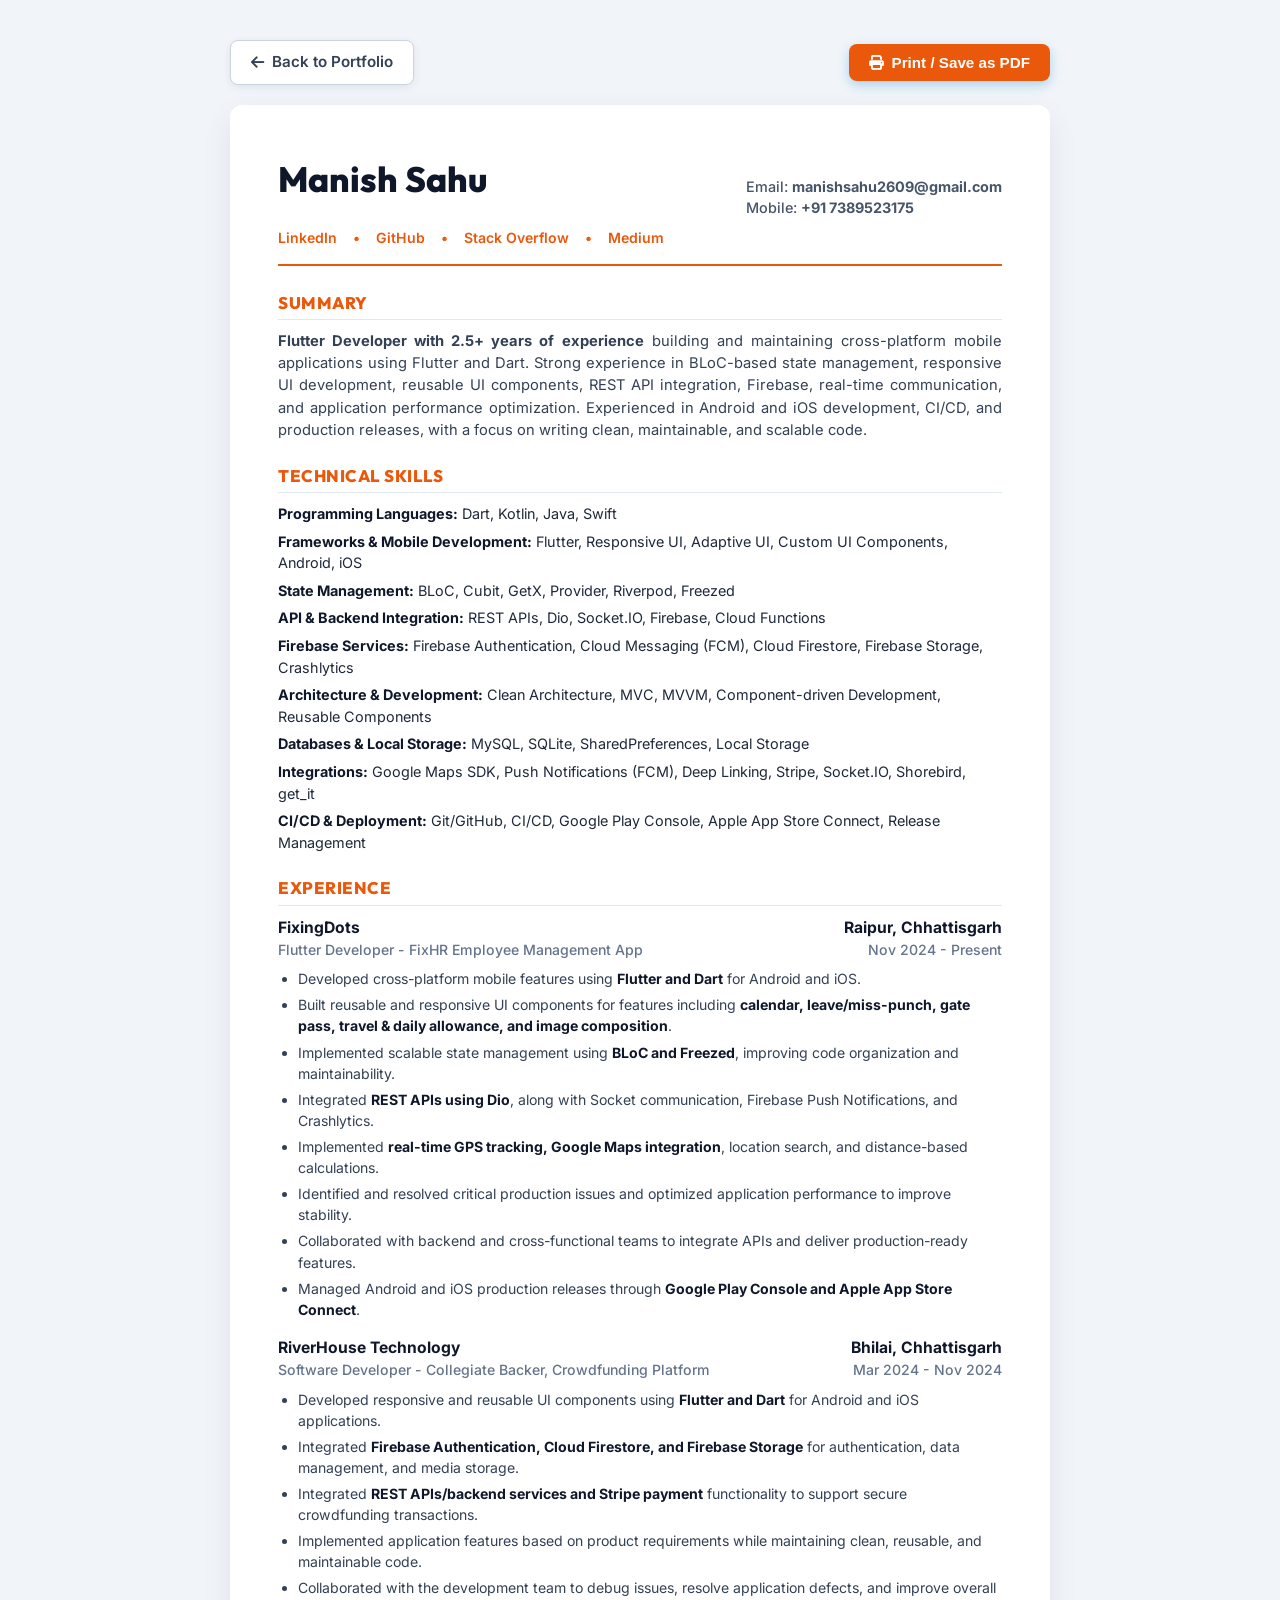
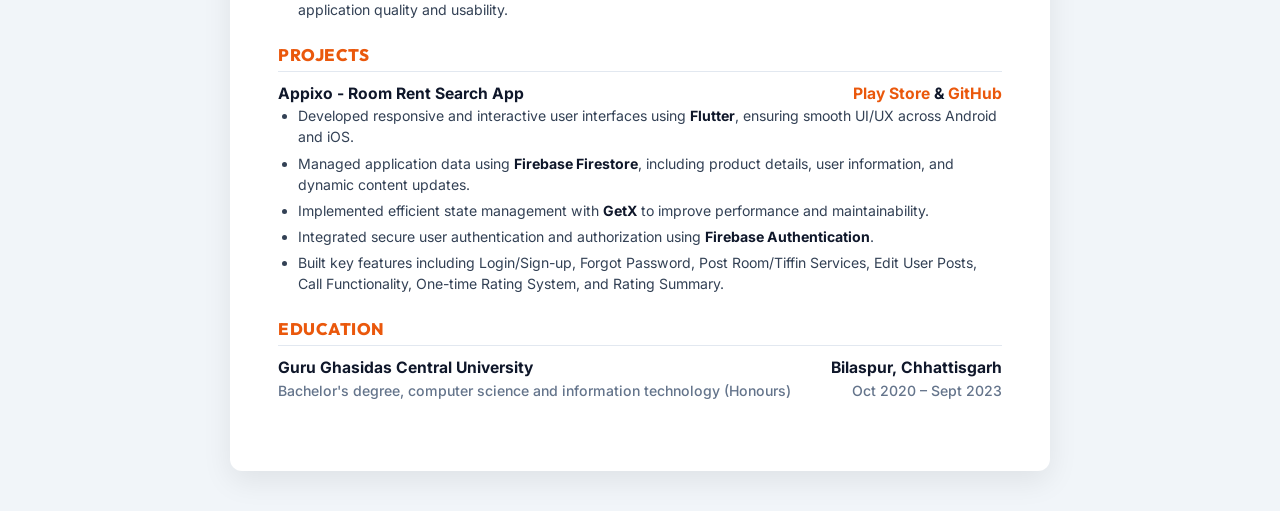
<file: resume.html>
<!DOCTYPE html>
<html lang="en">
<head>
  <meta charset="UTF-8">
  <meta name="viewport" content="width=device-width, initial-scale=1.0">
  <title>Manish Sahu - Resume | Flutter Developer</title>
  <link rel="preconnect" href="https://fonts.googleapis.com">
  <link rel="preconnect" href="https://fonts.gstatic.com" crossorigin>
  <link href="https://fonts.googleapis.com/css2?family=Inter:wght@400;500;600;700&family=Outfit:wght@600;700;800&display=swap" rel="stylesheet">
  <link rel="stylesheet" href="https://cdnjs.cloudflare.com/ajax/libs/font-awesome/6.5.1/css/all.min.css">
  
  <style>
    * {
      box-sizing: border-box;
      margin: 0;
      padding: 0;
    }
    body {
      font-family: 'Inter', sans-serif;
      color: #1e293b;
      background: #f1f5f9;
      line-height: 1.5;
      padding: 40px 20px;
    }
    .print-bar {
      max-width: 820px;
      margin: 0 auto 20px;
      display: flex;
      justify-content: space-between;
      align-items: center;
    }
    .btn {
      display: inline-flex;
      align-items: center;
      gap: 8px;
      padding: 10px 20px;
      background: #ea580c;
      color: #fff;
      text-decoration: none;
      border-radius: 8px;
      font-weight: 600;
      font-size: 0.95rem;
      border: none;
      cursor: pointer;
      box-shadow: 0 4px 12px rgba(2, 132, 199, 0.3);
    }
    .btn-secondary {
      background: #fff;
      color: #334155;
      box-shadow: 0 2px 8px rgba(0,0,0,0.08);
      border: 1px solid #cbd5e1;
    }
    .resume-container {
      max-width: 820px;
      margin: 0 auto;
      background: #ffffff;
      padding: 48px;
      border-radius: 12px;
      box-shadow: 0 10px 30px rgba(0, 0, 0, 0.08);
    }
    .resume-header {
      border-bottom: 2px solid #ea580c;
      padding-bottom: 16px;
      margin-bottom: 24px;
    }
    .header-top {
      display: flex;
      justify-content: space-between;
      align-items: baseline;
      flex-wrap: wrap;
    }
    h1 {
      font-family: 'Outfit', sans-serif;
      font-size: 2.2rem;
      color: #0f172a;
      font-weight: 800;
    }
    .contact-item {
      font-size: 0.9rem;
      color: #475569;
      font-weight: 500;
    }
    .links-bar {
      margin-top: 8px;
      display: flex;
      gap: 16px;
      font-size: 0.88rem;
      font-weight: 600;
      color: #ea580c;
    }
    .section-block {
      margin-bottom: 22px;
    }
    .section-title {
      font-family: 'Outfit', sans-serif;
      font-size: 1.05rem;
      font-weight: 800;
      color: #ea580c;
      text-transform: uppercase;
      letter-spacing: 0.5px;
      border-bottom: 1.5px solid #e2e8f0;
      padding-bottom: 4px;
      margin-bottom: 10px;
    }
    p {
      font-size: 0.92rem;
      color: #334155;
      text-align: justify;
    }
    .skills-list {
      list-style: none;
      display: flex;
      flex-direction: column;
      gap: 6px;
      font-size: 0.9rem;
    }
    .skills-list strong {
      color: #0f172a;
    }
    .job-entry {
      margin-bottom: 16px;
    }
    .job-title-row {
      display: flex;
      justify-content: space-between;
      font-weight: 700;
      font-size: 0.98rem;
      color: #0f172a;
    }
    .job-sub-row {
      display: flex;
      justify-content: space-between;
      color: #64748b;
      font-size: 0.88rem;
      font-weight: 500;
      margin-bottom: 8px;
    }
    ul.job-bullets {
      list-style: disc;
      padding-left: 20px;
      display: flex;
      flex-direction: column;
      gap: 5px;
      font-size: 0.88rem;
      color: #334155;
    }
    ul.job-bullets strong {
      color: #0f172a;
    }
    @media print {
      body {
        background: #fff;
        padding: 0;
      }
      .print-bar {
        display: none;
      }
      .resume-container {
        padding: 0;
        box-shadow: none;
        border-radius: 0;
      }
    }
  </style>
</head>
<body>
  <div class="print-bar">
    <a href="index.html" class="btn btn-secondary"><i class="fa-solid fa-arrow-left"></i> Back to Portfolio</a>
    <button onclick="window.print()" class="btn"><i class="fa-solid fa-print"></i> Print / Save as PDF</button>
  </div>

  <main class="resume-container">
    <header class="resume-header">
      <div class="header-top">
        <h1>Manish Sahu</h1>
        <div class="contact-item">
          <div>Email: <strong>manishsahu2609@gmail.com</strong></div>
          <div>Mobile: <strong>+91 7389523175</strong></div>
        </div>
      </div>
      <div class="links-bar">
        <a href="https://www.linkedin.com/in/manishs2261/" target="_blank" style="color: #ea580c; text-decoration: none;">LinkedIn</a> • 
        <a href="https://github.com/Manishs2261" target="_blank" style="color: #ea580c; text-decoration: none;">GitHub</a> • 
        <a href="https://stackoverflow.com/users/18064892/manish-sahu?tab=profile" target="_blank" style="color: #ea580c; text-decoration: none;">Stack Overflow</a> • 
        <a href="https://manish2261.medium.com/" target="_blank" style="color: #ea580c; text-decoration: none;">Medium</a>
      </div>
    </header>

    <section class="section-block">
      <h2 class="section-title">SUMMARY</h2>
      <p>
        <strong>Flutter Developer with 2.5+ years of experience</strong> building and maintaining cross-platform mobile applications using Flutter and Dart. Strong experience in BLoC-based state management, responsive UI development, reusable UI components, REST API integration, Firebase, real-time communication, and application performance optimization. Experienced in Android and iOS development, CI/CD, and production releases, with a focus on writing clean, maintainable, and scalable code.
      </p>
    </section>

    <section class="section-block">
      <h2 class="section-title">TECHNICAL SKILLS</h2>
      <ul class="skills-list">
        <li><strong>Programming Languages:</strong> Dart, Kotlin, Java, Swift</li>
        <li><strong>Frameworks &amp; Mobile Development:</strong> Flutter, Responsive UI, Adaptive UI, Custom UI Components, Android, iOS</li>
        <li><strong>State Management:</strong> BLoC, Cubit, GetX, Provider, Riverpod, Freezed</li>
        <li><strong>API &amp; Backend Integration:</strong> REST APIs, Dio, Socket.IO, Firebase, Cloud Functions</li>
        <li><strong>Firebase Services:</strong> Firebase Authentication, Cloud Messaging (FCM), Cloud Firestore, Firebase Storage, Crashlytics</li>
        <li><strong>Architecture &amp; Development:</strong> Clean Architecture, MVC, MVVM, Component-driven Development, Reusable Components</li>
        <li><strong>Databases &amp; Local Storage:</strong> MySQL, SQLite, SharedPreferences, Local Storage</li>
        <li><strong>Integrations:</strong> Google Maps SDK, Push Notifications (FCM), Deep Linking, Stripe, Socket.IO, Shorebird, get_it</li>
        <li><strong>CI/CD &amp; Deployment:</strong> Git/GitHub, CI/CD, Google Play Console, Apple App Store Connect, Release Management</li>
      </ul>
    </section>

    <section class="section-block">
      <h2 class="section-title">EXPERIENCE</h2>

      <div class="job-entry">
        <div class="job-title-row">
          <span>FixingDots</span>
          <span>Raipur, Chhattisgarh</span>
        </div>
        <div class="job-sub-row">
          <span>Flutter Developer - FixHR Employee Management App</span>
          <span>Nov 2024 - Present</span>
        </div>
        <ul class="job-bullets">
          <li>Developed cross-platform mobile features using <strong>Flutter and Dart</strong> for Android and iOS.</li>
          <li>Built reusable and responsive UI components for features including <strong>calendar, leave/miss-punch, gate pass, travel &amp; daily allowance, and image composition</strong>.</li>
          <li>Implemented scalable state management using <strong>BLoC and Freezed</strong>, improving code organization and maintainability.</li>
          <li>Integrated <strong>REST APIs using Dio</strong>, along with Socket communication, Firebase Push Notifications, and Crashlytics.</li>
          <li>Implemented <strong>real-time GPS tracking, Google Maps integration</strong>, location search, and distance-based calculations.</li>
          <li>Identified and resolved critical production issues and optimized application performance to improve stability.</li>
          <li>Collaborated with backend and cross-functional teams to integrate APIs and deliver production-ready features.</li>
          <li>Managed Android and iOS production releases through <strong>Google Play Console and Apple App Store Connect</strong>.</li>
        </ul>
      </div>

      <div class="job-entry">
        <div class="job-title-row">
          <span>RiverHouse Technology</span>
          <span>Bhilai, Chhattisgarh</span>
        </div>
        <div class="job-sub-row">
          <span>Software Developer - Collegiate Backer, Crowdfunding Platform</span>
          <span>Mar 2024 - Nov 2024</span>
        </div>
        <ul class="job-bullets">
          <li>Developed responsive and reusable UI components using <strong>Flutter and Dart</strong> for Android and iOS applications.</li>
          <li>Integrated <strong>Firebase Authentication, Cloud Firestore, and Firebase Storage</strong> for authentication, data management, and media storage.</li>
          <li>Integrated <strong>REST APIs/backend services and Stripe payment</strong> functionality to support secure crowdfunding transactions.</li>
          <li>Implemented application features based on product requirements while maintaining clean, reusable, and maintainable code.</li>
          <li>Collaborated with the development team to debug issues, resolve application defects, and improve overall application quality and usability.</li>
        </ul>
      </div>
    </section>

    <section class="section-block">
      <h2 class="section-title">PROJECTS</h2>
      <div class="job-entry">
        <div class="job-title-row">
          <span>Appixo - Room Rent Search App</span>
          <span>
            <a href="https://play.google.com/store/apps/details?id=com.manishsahu.myappixo.app&pcampaignid=web_share" target="_blank" style="color: #ea580c; text-decoration: none;">Play Store</a> &amp; 
            <a href="https://github.com/Manishs2261" target="_blank" style="color: #ea580c; text-decoration: none;">GitHub</a>
          </span>
        </div>
        <ul class="job-bullets">
          <li>Developed responsive and interactive user interfaces using <strong>Flutter</strong>, ensuring smooth UI/UX across Android and iOS.</li>
          <li>Managed application data using <strong>Firebase Firestore</strong>, including product details, user information, and dynamic content updates.</li>
          <li>Implemented efficient state management with <strong>GetX</strong> to improve performance and maintainability.</li>
          <li>Integrated secure user authentication and authorization using <strong>Firebase Authentication</strong>.</li>
          <li>Built key features including Login/Sign-up, Forgot Password, Post Room/Tiffin Services, Edit User Posts, Call Functionality, One-time Rating System, and Rating Summary.</li>
        </ul>
      </div>
    </section>

    <section class="section-block">
      <h2 class="section-title">EDUCATION</h2>
      <div class="job-entry">
        <div class="job-title-row">
          <span>Guru Ghasidas Central University</span>
          <span>Bilaspur, Chhattisgarh</span>
        </div>
        <div class="job-sub-row">
          <span>Bachelor's degree, computer science and information technology (Honours)</span>
          <span>Oct 2020 – Sept 2023</span>
        </div>
      </div>
    </section>
  </main>
</body>
</html>
</file>
<file: style.css>
/* ===================================================================
   MANISH SAHU - FLUTTER DEVELOPER PORTFOLIO
   Styles: Modern Glassmorphic, High-Tech, Cyber Neon Dark & Light Mode
   =================================================================== */

:root {
  /* Cyber Sunset Palette (Default) */
  --bg-primary: #0a080d;
  --bg-secondary: #130f18;
  --bg-card: rgba(26, 18, 32, 0.68);
  --bg-card-hover: rgba(38, 26, 46, 0.88);
  --bg-glass: rgba(19, 15, 24, 0.75);
  --border-glass: rgba(255, 255, 255, 0.08);
  --border-glow: rgba(255, 107, 53, 0.4);

  --text-main: #fcf9f7;
  --text-muted: #a89fa8;
  --text-subtle: #736b75;

  /* Primary Accent: Vibrant Coral Amber */
  --accent-cyan: #ff6b35;
  --accent-cyan-light: #ff8c5a;
  --accent-cyan-glow: rgba(255, 107, 53, 0.28);
  
  /* Secondary Accent: Neon Crimson / Rose */
  --accent-purple: #f43f5e;
  --accent-purple-glow: rgba(244, 63, 94, 0.28);

  /* Golden Amber */
  --accent-blue: #f59e0b;
  --accent-green: #10b981;
  --accent-orange: #fb923c;
  --accent-red: #ef4444;

  --gradient-brand: linear-gradient(135deg, #ff6b35 0%, #f43f5e 50%, #f59e0b 100%);
  --gradient-glow: linear-gradient(135deg, rgba(255, 107, 53, 0.16) 0%, rgba(244, 63, 94, 0.16) 100%);
  --gradient-card: linear-gradient(145deg, rgba(255, 255, 255, 0.04) 0%, rgba(255, 255, 255, 0.01) 100%);

  --font-heading: 'Outfit', sans-serif;
  --font-body: 'Inter', sans-serif;
  --font-mono: 'JetBrains Mono', monospace;

  --shadow-sm: 0 4px 12px rgba(0, 0, 0, 0.4);
  --shadow-lg: 0 12px 36px rgba(0, 0, 0, 0.55);
  --shadow-glow: 0 0 25px rgba(255, 107, 53, 0.28);

  --radius-sm: 8px;
  --radius-md: 14px;
  --radius-lg: 20px;
  --radius-full: 9999px;

  --transition-fast: 0.2s cubic-bezier(0.4, 0, 0.2, 1);
  --transition-normal: 0.3s cubic-bezier(0.4, 0, 0.2, 1);
}

[data-theme="light"] {
  --bg-primary: #fffaf7;
  --bg-secondary: #fbf0ea;
  --bg-card: rgba(255, 255, 255, 0.88);
  --bg-card-hover: rgba(255, 255, 255, 0.98);
  --bg-glass: rgba(255, 255, 255, 0.88);
  --border-glass: rgba(0, 0, 0, 0.08);
  --border-glow: rgba(249, 115, 22, 0.45);

  --text-main: #1f1610;
  --text-muted: #5e4e46;
  --text-subtle: #8a776e;

  --accent-cyan: #ea580c;
  --accent-cyan-light: #c2410c;
  --accent-cyan-glow: rgba(234, 88, 12, 0.15);

  --accent-purple: #e11d48;
  --accent-purple-glow: rgba(225, 29, 72, 0.15);

  --shadow-sm: 0 4px 12px rgba(31, 22, 16, 0.06);
  --shadow-lg: 0 12px 30px rgba(31, 22, 16, 0.1);
  --shadow-glow: 0 0 20px rgba(234, 88, 12, 0.2);

  --gradient-glow: linear-gradient(135deg, rgba(234, 88, 12, 0.08) 0%, rgba(225, 29, 72, 0.08) 100%);
  --gradient-card: linear-gradient(145deg, rgba(255, 255, 255, 0.9) 0%, rgba(255, 250, 247, 0.8) 100%);
}

/* ===================================================================
   RESET & BASE STYLES
   =================================================================== */

*, *::before, *::after {
  box-sizing: border-box;
  margin: 0;
  padding: 0;
}

html {
  scroll-behavior: smooth;
  font-size: 16px;
}

body {
  font-family: var(--font-body);
  background-color: var(--bg-primary);
  color: var(--text-main);
  line-height: 1.6;
  overflow-x: hidden;
  transition: background-color var(--transition-normal), color var(--transition-normal);
  position: relative;
  min-height: 100vh;
}

a {
  color: inherit;
  text-decoration: none;
  transition: color var(--transition-fast);
}

ul {
  list-style: none;
}

button, input, textarea {
  font-family: inherit;
  border: none;
  outline: none;
}

/* Ambient glow blobs */
.ambient-glow {
  position: fixed;
  border-radius: 50%;
  pointer-events: none;
  filter: blur(120px);
  z-index: 0;
  opacity: 0.45;
  transition: opacity var(--transition-normal);
}

[data-theme="light"] .ambient-glow {
  opacity: 0.2;
}

.glow-1 {
  width: 500px;
  height: 500px;
  background: radial-gradient(circle, rgba(255, 107, 53, 0.32) 0%, rgba(255, 107, 53, 0) 70%);
  top: -100px;
  left: 10%;
}

.glow-2 {
  width: 520px;
  height: 520px;
  background: radial-gradient(circle, rgba(244, 63, 94, 0.28) 0%, rgba(244, 63, 94, 0) 70%);
  top: 35%;
  right: -100px;
}

.glow-3 {
  width: 450px;
  height: 450px;
  background: radial-gradient(circle, rgba(245, 158, 11, 0.25) 0%, rgba(245, 158, 11, 0) 70%);
  bottom: 10%;
  left: 5%;
}

/* Common Container */
.section-container {
  width: 100%;
  max-width: 1200px;
  margin: 0 auto;
  padding: 0 24px;
  position: relative;
  z-index: 2;
}

.section {
  padding: 100px 0;
  position: relative;
  z-index: 1;
}

/* ===================================================================
   GLASSMORPHISM & CARD UTILITIES
   =================================================================== */

.glass-card {
  background: var(--bg-card);
  backdrop-filter: blur(16px);
  -webkit-backdrop-filter: blur(16px);
  border: 1px solid var(--border-glass);
  border-radius: var(--radius-lg);
  box-shadow: var(--shadow-sm);
  transition: transform var(--transition-normal), border-color var(--transition-normal), box-shadow var(--transition-normal), background-color var(--transition-normal);
}

.glass-card:hover {
  border-color: var(--border-glow);
  box-shadow: var(--shadow-lg), var(--shadow-glow);
}

/* Section Headers */
.section-header {
  text-align: center;
  margin-bottom: 56px;
  position: relative;
}

.section-tag {
  display: inline-block;
  font-family: var(--font-mono);
  font-size: 0.85rem;
  font-weight: 500;
  color: var(--accent-cyan);
  background: var(--accent-cyan-glow);
  padding: 4px 14px;
  border-radius: var(--radius-full);
  margin-bottom: 12px;
  letter-spacing: 0.5px;
}

.section-title {
  font-family: var(--font-heading);
  font-size: clamp(2rem, 4vw, 2.8rem);
  font-weight: 800;
  letter-spacing: -0.5px;
  background: linear-gradient(135deg, #ffffff 10%, var(--accent-cyan) 90%);
  -webkit-background-clip: text;
  -webkit-text-fill-color: transparent;
}

[data-theme="light"] .section-title {
  background: linear-gradient(135deg, #0f172a 10%, var(--accent-cyan) 90%);
  -webkit-background-clip: text;
  -webkit-text-fill-color: transparent;
}

.section-underline {
  width: 60px;
  height: 4px;
  background: var(--gradient-brand);
  margin: 12px auto 16px;
  border-radius: var(--radius-full);
}

.section-subtitle {
  color: var(--text-muted);
  font-size: 1.05rem;
  max-width: 600px;
  margin: 0 auto;
}

/* ===================================================================
   BUTTONS
   =================================================================== */

.btn {
  display: inline-flex;
  align-items: center;
  justify-content: center;
  gap: 10px;
  padding: 12px 24px;
  font-size: 0.95rem;
  font-weight: 600;
  border-radius: var(--radius-md);
  cursor: pointer;
  transition: all var(--transition-fast);
  text-decoration: none;
  white-space: nowrap;
}

.btn-sm {
  padding: 8px 16px;
  font-size: 0.85rem;
  border-radius: var(--radius-sm);
}

.btn-primary {
  background: var(--gradient-brand);
  color: #070b11;
  box-shadow: 0 4px 18px var(--accent-cyan-glow);
}

.btn-primary:hover {
  transform: translateY(-2px);
  box-shadow: 0 8px 25px rgba(0, 229, 255, 0.45);
  color: #000000;
}

.btn-outline {
  background: transparent;
  color: var(--text-main);
  border: 1.5px solid var(--border-glass);
}

.btn-outline:hover {
  border-color: var(--accent-cyan);
  color: var(--accent-cyan);
  background: var(--accent-cyan-glow);
  transform: translateY(-2px);
}

.btn-glass {
  background: var(--bg-card);
  backdrop-filter: blur(10px);
  color: var(--text-main);
  border: 1px solid var(--border-glass);
}

.btn-glass:hover {
  background: var(--bg-card-hover);
  color: var(--accent-cyan);
  transform: translateY(-2px);
}

.btn-block {
  width: 100%;
}

/* ===================================================================
   HEADER & NAVBAR
   =================================================================== */

.site-header {
  position: fixed;
  top: 0;
  left: 0;
  width: 100%;
  z-index: 100;
  padding: 16px 0;
  transition: all var(--transition-normal);
  background: transparent;
}

.site-header.scrolled {
  background: var(--bg-glass);
  backdrop-filter: blur(16px);
  -webkit-backdrop-filter: blur(16px);
  border-bottom: 1px solid var(--border-glass);
  box-shadow: var(--shadow-sm);
  padding: 12px 0;
}

.nav-container {
  max-width: 1200px;
  margin: 0 auto;
  padding: 0 24px;
  display: flex;
  align-items: center;
  justify-content: space-between;
}

.nav-brand {
  font-family: var(--font-heading);
  font-size: 1.35rem;
  font-weight: 800;
  letter-spacing: -0.3px;
  display: flex;
  align-items: center;
}

.brand-bracket {
  color: var(--accent-cyan);
}

.brand-slash {
  color: var(--accent-purple);
}

.brand-name {
  color: var(--text-main);
  margin: 0 2px;
}

.nav-links {
  display: flex;
  align-items: center;
  gap: 28px;
  margin: 0 auto;
}

.nav-link {
  font-size: 0.95rem;
  font-weight: 500;
  color: var(--text-muted);
  position: relative;
  padding: 4px 0;
  transition: color var(--transition-fast);
}

.nav-link:hover, .nav-link.active {
  color: var(--accent-cyan);
}

.nav-link.active::after {
  content: '';
  position: absolute;
  bottom: 0;
  left: 0;
  width: 100%;
  height: 2px;
  background: var(--accent-cyan);
  border-radius: var(--radius-full);
}

.nav-actions {
  display: flex;
  align-items: center;
  gap: 12px;
}

.theme-toggle-btn {
  width: 42px;
  height: 42px;
  border-radius: var(--radius-full);
  background: var(--bg-card);
  border: 1px solid var(--border-glass);
  color: var(--text-main);
  display: flex;
  align-items: center;
  justify-content: center;
  cursor: pointer;
  font-size: 1.1rem;
  transition: all var(--transition-fast);
}

.theme-toggle-btn:hover {
  border-color: var(--accent-cyan);
  color: var(--accent-cyan);
  transform: rotate(15deg);
}

/* Theme icon toggling */
[data-theme="dark"] .icon-sun {
  display: block;
}
[data-theme="dark"] .icon-moon {
  display: none;
}
[data-theme="light"] .icon-sun {
  display: none;
}
[data-theme="light"] .icon-moon {
  display: block;
}

.mobile-toggle-btn {
  display: none;
  width: 42px;
  height: 42px;
  border-radius: var(--radius-md);
  background: var(--bg-card);
  border: 1px solid var(--border-glass);
  color: var(--text-main);
  font-size: 1.2rem;
  cursor: pointer;
}

/* ===================================================================
   HERO SECTION
   =================================================================== */

.hero-section {
  padding-top: 150px;
  padding-bottom: 70px;
  position: relative;
  z-index: 1;
}

.hero-container {
  max-width: 1200px;
  margin: 0 auto;
  padding: 0 24px;
  display: grid;
  grid-template-columns: 1.2fr 0.8fr;
  align-items: center;
  gap: 48px;
}

.status-badge {
  display: inline-flex;
  align-items: center;
  gap: 8px;
  padding: 6px 16px;
  background: rgba(16, 185, 129, 0.12);
  border: 1px solid rgba(16, 185, 129, 0.3);
  color: var(--accent-green);
  border-radius: var(--radius-full);
  font-size: 0.85rem;
  font-weight: 500;
  margin-bottom: 20px;
}

.status-dot {
  width: 8px;
  height: 8px;
  background-color: var(--accent-green);
  border-radius: 50%;
  box-shadow: 0 0 10px var(--accent-green);
  animation: pulse-green 2s infinite;
}

@keyframes pulse-green {
  0% { transform: scale(0.95); opacity: 0.8; }
  50% { transform: scale(1.3); opacity: 1; }
  100% { transform: scale(0.95); opacity: 0.8; }
}

.hero-greeting {
  font-size: 1.35rem;
  font-weight: 500;
  color: var(--accent-cyan);
  font-family: var(--font-heading);
  letter-spacing: 0.5px;
}

.hero-title {
  font-family: var(--font-heading);
  font-size: clamp(2.8rem, 5.5vw, 4.4rem);
  font-weight: 900;
  line-height: 1.1;
  margin: 6px 0 14px;
  background: linear-gradient(135deg, #ffffff 20%, #e2e8f0 70%, var(--accent-cyan) 100%);
  -webkit-background-clip: text;
  -webkit-text-fill-color: transparent;
}

[data-theme="light"] .hero-title {
  background: linear-gradient(135deg, #0f172a 20%, #334155 70%, var(--accent-cyan) 100%);
  -webkit-background-clip: text;
  -webkit-text-fill-color: transparent;
}

.hero-roles-wrapper {
  display: flex;
  align-items: center;
  gap: 8px;
  font-size: clamp(1.1rem, 2.2vw, 1.45rem);
  font-family: var(--font-heading);
  font-weight: 600;
  color: var(--text-muted);
  min-height: 40px;
  margin-bottom: 18px;
}

.role-prefix {
  color: var(--accent-purple);
}

.dynamic-typing {
  color: var(--accent-cyan);
  font-weight: 700;
}

.typing-cursor {
  color: var(--accent-cyan);
  animation: blink 1s step-end infinite;
  font-weight: 300;
}

@keyframes blink {
  0%, 100% { opacity: 1; }
  50% { opacity: 0; }
}

.hero-description {
  font-size: 1.1rem;
  color: var(--text-muted);
  line-height: 1.7;
  max-width: 580px;
  margin-bottom: 32px;
}

.hero-description strong {
  color: var(--text-main);
  font-weight: 600;
}

.hero-actions {
  display: flex;
  flex-wrap: wrap;
  gap: 14px;
  margin-bottom: 36px;
}

.hero-socials {
  display: flex;
  align-items: center;
  gap: 16px;
}

.socials-label {
  font-size: 0.9rem;
  font-weight: 600;
  color: var(--text-subtle);
  text-transform: uppercase;
  letter-spacing: 0.5px;
}

.social-links-row {
  display: flex;
  gap: 10px;
}

.social-icon-btn {
  width: 40px;
  height: 40px;
  border-radius: var(--radius-full);
  background: var(--bg-card);
  border: 1px solid var(--border-glass);
  color: var(--text-muted);
  display: flex;
  align-items: center;
  justify-content: center;
  font-size: 1rem;
  transition: all var(--transition-fast);
}

.social-icon-btn:hover {
  color: var(--accent-cyan);
  border-color: var(--accent-cyan);
  background: var(--accent-cyan-glow);
  transform: translateY(-3px);
}

/* ===================================================================
   HERO SKILLS HUB (NO IMAGE - 100% TECH SKILLS SHOWCASE)
   =================================================================== */

.hero-visual {
  display: flex;
  justify-content: center;
  align-items: center;
  position: relative;
}

.skills-hub-wrapper {
  position: relative;
  width: 420px;
  height: 420px;
  display: flex;
  justify-content: center;
  align-items: center;
}

.hub-glow-ring {
  position: absolute;
  width: 320px;
  height: 320px;
  border-radius: 50%;
  background: conic-gradient(from 0deg, var(--accent-cyan), var(--accent-purple), #f59e0b, var(--accent-cyan));
  filter: blur(20px);
  opacity: 0.45;
  animation: spin 12s linear infinite;
}

.hub-glow-ring-inner {
  position: absolute;
  width: 290px;
  height: 290px;
  border-radius: 50%;
  border: 2px dashed rgba(255, 107, 53, 0.4);
  animation: spin-reverse 20s linear infinite;
}

@keyframes spin {
  100% { transform: rotate(360deg); }
}

@keyframes spin-reverse {
  100% { transform: rotate(-360deg); }
}

/* Central Tech Core */
.hub-center-core {
  position: relative;
  width: 250px;
  height: 250px;
  border-radius: 50%;
  background: radial-gradient(circle, rgba(26, 18, 32, 0.95) 0%, rgba(10, 8, 13, 0.98) 100%);
  border: 2px solid var(--accent-cyan);
  box-shadow: 0 0 35px var(--accent-cyan-glow), inset 0 0 30px rgba(255, 107, 53, 0.1);
  display: flex;
  flex-direction: column;
  align-items: center;
  justify-content: center;
  text-align: center;
  padding: 20px;
  z-index: 2;
  transition: transform var(--transition-normal), box-shadow var(--transition-normal);
}

[data-theme="light"] .hub-center-core {
  background: radial-gradient(circle, #ffffff 0%, #fffaf7 100%);
  border: 2px solid var(--accent-cyan);
  box-shadow: 0 10px 30px rgba(234, 88, 12, 0.2);
}

.hub-center-core:hover {
  transform: scale(1.04);
  box-shadow: 0 0 45px rgba(255, 107, 53, 0.5), inset 0 0 35px rgba(255, 107, 53, 0.2);
}

.core-flutter-logo {
  display: flex;
  align-items: center;
  justify-content: center;
  margin-bottom: 8px;
}

.flutter-svg-icon {
  display: inline-block;
  vertical-align: middle;
}

.core-flutter-logo .flutter-svg-icon {
  width: 58px;
  height: 70px;
  filter: drop-shadow(0 0 16px rgba(255, 107, 53, 0.7));
  animation: flutter-pulse 3s ease-in-out infinite alternate;
}

.hub-skill-badge .flutter-svg-icon {
  width: 18px;
  height: 22px;
}

.skill-icon-wrap .flutter-svg-icon {
  width: 26px;
  height: 30px;
}

@keyframes flutter-pulse {
  0% { transform: scale(1); filter: drop-shadow(0 0 10px rgba(255, 107, 53, 0.5)); }
  100% { transform: scale(1.08); filter: drop-shadow(0 0 24px rgba(255, 107, 53, 0.9)); }
}

.core-title {
  font-family: var(--font-heading);
  font-size: 1.25rem;
  font-weight: 800;
  color: var(--text-main);
  letter-spacing: -0.3px;
  margin-bottom: 2px;
}

.core-subtitle {
  font-size: 0.76rem;
  color: var(--accent-purple);
  font-family: var(--font-mono);
  font-weight: 600;
  text-transform: uppercase;
  letter-spacing: 0.5px;
  margin-bottom: 10px;
}

.core-experience-pill {
  display: inline-flex;
  align-items: center;
  gap: 6px;
  padding: 4px 12px;
  background: rgba(0, 229, 255, 0.12);
  border: 1px solid rgba(0, 229, 255, 0.35);
  border-radius: var(--radius-full);
  font-size: 0.75rem;
  font-weight: 700;
  color: var(--accent-cyan);
}

.exp-dot {
  width: 6px;
  height: 6px;
  border-radius: 50%;
  background: var(--accent-cyan);
  box-shadow: 0 0 6px var(--accent-cyan);
}

/* Surrounding Floating Skill Badges */
.hub-skill-badge {
  position: absolute;
  z-index: 5;
  display: inline-flex;
  align-items: center;
  gap: 8px;
  padding: 8px 16px;
  background: var(--bg-glass);
  backdrop-filter: blur(14px);
  -webkit-backdrop-filter: blur(14px);
  border: 1px solid var(--border-glass);
  border-radius: var(--radius-full);
  box-shadow: var(--shadow-sm);
  font-size: 0.85rem;
  font-weight: 600;
  color: var(--text-main);
  white-space: nowrap;
  cursor: default;
  transition: transform var(--transition-fast), box-shadow var(--transition-fast), border-color var(--transition-fast);
  animation: float-orbit 4s ease-in-out infinite;
}

.hub-skill-badge:hover {
  transform: scale(1.12) translateY(-4px) !important;
  z-index: 10;
  box-shadow: 0 8px 24px rgba(0, 0, 0, 0.4);
}

/* Coordinates & Individual Styles for Badges */
.badge-flutter {
  top: 0px;
  left: 60px;
  border-color: rgba(2, 86, 155, 0.6);
  animation-delay: 0s;
}
.badge-flutter i { color: #0288D1; font-size: 1.15rem; }
.badge-flutter:hover { box-shadow: 0 0 20px rgba(2, 136, 209, 0.45); }

.badge-firebase {
  top: 5px;
  right: 50px;
  border-color: rgba(255, 166, 17, 0.6);
  animation-delay: 0.8s;
}
.badge-firebase i { color: #FFA611; font-size: 1.1rem; }
.badge-firebase:hover { box-shadow: 0 0 20px rgba(255, 166, 17, 0.45); }

.badge-dart {
  top: 135px;
  left: -28px;
  border-color: rgba(0, 229, 255, 0.6);
  animation-delay: 1.5s;
}
.badge-dart i { color: var(--accent-cyan); }
.badge-dart:hover { box-shadow: 0 0 20px var(--accent-cyan-glow); }

.badge-bloc {
  top: 130px;
  right: -32px;
  border-color: rgba(139, 92, 246, 0.6);
  animation-delay: 2.2s;
}
.badge-bloc i { color: var(--accent-purple); }
.badge-bloc:hover { box-shadow: 0 0 20px var(--accent-purple-glow); }

.badge-maps {
  bottom: 105px;
  left: -24px;
  border-color: rgba(16, 185, 129, 0.6);
  animation-delay: 1s;
}
.badge-maps i { color: #10b981; }
.badge-maps:hover { box-shadow: 0 0 20px rgba(16, 185, 129, 0.45); }

.badge-apis {
  bottom: 105px;
  right: -24px;
  border-color: rgba(245, 158, 11, 0.6);
  animation-delay: 2.8s;
}
.badge-apis i { color: #f59e0b; }
.badge-apis:hover { box-shadow: 0 0 20px rgba(245, 158, 11, 0.45); }

.badge-platforms {
  bottom: 0px;
  left: 45px;
  border-color: rgba(61, 220, 132, 0.6);
  animation-delay: 1.8s;
}
.badge-platforms i.fa-android { color: #3ddc84; }
.badge-platforms i.fa-apple { color: var(--text-main); }
.badge-platforms:hover { box-shadow: 0 0 20px rgba(61, 220, 132, 0.45); }

.badge-arch {
  bottom: 0px;
  right: 40px;
  border-color: rgba(244, 63, 94, 0.6);
  animation-delay: 3.2s;
}
.badge-arch i { color: #f43f5e; }
.badge-arch:hover { box-shadow: 0 0 20px rgba(244, 63, 94, 0.45); }

@keyframes float-orbit {
  0%, 100% { transform: translateY(0); }
  50% { transform: translateY(-8px); }
}

/* Metrics Counter Strip */
.metrics-strip {
  max-width: 1200px;
  margin: 60px auto 0;
  padding: 24px 32px;
  background: var(--bg-card);
  backdrop-filter: blur(14px);
  border: 1px solid var(--border-glass);
  border-radius: var(--radius-lg);
  display: flex;
  align-items: center;
  justify-content: space-around;
  box-shadow: var(--shadow-sm);
}

.metric-item {
  display: flex;
  align-items: center;
  gap: 16px;
}

.metric-icon {
  width: 50px;
  height: 50px;
  border-radius: var(--radius-md);
  background: var(--accent-cyan-glow);
  color: var(--accent-cyan);
  display: flex;
  align-items: center;
  justify-content: center;
  font-size: 1.3rem;
}

.metric-value {
  font-family: var(--font-heading);
  font-size: 1.6rem;
  font-weight: 800;
  color: var(--text-main);
  line-height: 1.2;
}

.metric-label {
  font-size: 0.85rem;
  color: var(--text-muted);
}

.metric-divider {
  width: 1px;
  height: 44px;
  background: var(--border-glass);
}

/* ===================================================================
   ABOUT ME SECTION
   =================================================================== */

.about-grid {
  display: grid;
  grid-template-columns: 1.1fr 0.9fr;
  gap: 48px;
  align-items: center;
}

.about-heading {
  font-family: var(--font-heading);
  font-size: 2rem;
  font-weight: 700;
  margin-bottom: 20px;
  color: var(--text-main);
}

.about-text {
  font-size: 1.02rem;
  color: var(--text-muted);
  line-height: 1.8;
  margin-bottom: 16px;
}

.about-text strong {
  color: var(--text-main);
}

.about-key-points {
  margin: 24px 0 32px;
  display: flex;
  flex-direction: column;
  gap: 12px;
}

.key-point {
  display: flex;
  align-items: center;
  gap: 12px;
  font-size: 0.95rem;
  color: var(--text-main);
}

.key-point i {
  color: var(--accent-cyan);
  font-size: 1.1rem;
}

.about-actions {
  display: flex;
  flex-wrap: wrap;
  gap: 14px;
}

.about-cards-column {
  display: flex;
  flex-direction: column;
  gap: 20px;
}

.stat-card {
  display: flex;
  gap: 20px;
  padding: 24px;
  border-radius: var(--radius-lg);
}

.stat-icon-box {
  width: 52px;
  height: 52px;
  min-width: 52px;
  border-radius: var(--radius-md);
  display: flex;
  align-items: center;
  justify-content: center;
  font-size: 1.35rem;
}

.cyan-glow {
  background: var(--accent-cyan-glow);
  color: var(--accent-cyan);
}

.purple-glow {
  background: var(--accent-purple-glow);
  color: var(--accent-purple);
}

.blue-glow {
  background: rgba(56, 189, 248, 0.15);
  color: var(--accent-blue);
}

.stat-title {
  font-family: var(--font-heading);
  font-size: 1.25rem;
  font-weight: 700;
  color: var(--text-main);
  margin-bottom: 6px;
}

.stat-desc {
  font-size: 0.92rem;
  color: var(--text-muted);
  line-height: 1.5;
  margin-bottom: 10px;
}

.stat-badge {
  display: inline-block;
  font-size: 0.75rem;
  font-weight: 600;
  font-family: var(--font-mono);
  color: var(--accent-cyan);
  background: rgba(0, 229, 255, 0.08);
  padding: 3px 10px;
  border-radius: var(--radius-full);
  border: 1px solid rgba(0, 229, 255, 0.2);
}

/* ===================================================================
   SKILLS SECTION
   =================================================================== */

.skills-filter-container {
  display: flex;
  justify-content: center;
  flex-wrap: wrap;
  gap: 10px;
  margin-bottom: 40px;
}

.filter-btn {
  padding: 8px 18px;
  font-size: 0.9rem;
  font-weight: 600;
  border-radius: var(--radius-full);
  background: var(--bg-card);
  border: 1px solid var(--border-glass);
  color: var(--text-muted);
  cursor: pointer;
  transition: all var(--transition-fast);
}

.filter-btn:hover {
  color: var(--text-main);
  border-color: var(--accent-cyan);
}

.filter-btn.active {
  background: var(--accent-cyan);
  color: #070b11;
  border-color: var(--accent-cyan);
  box-shadow: 0 4px 15px var(--accent-cyan-glow);
}

.skills-grid {
  display: grid;
  grid-template-columns: repeat(auto-fill, minmax(260px, 1fr));
  gap: 20px;
}

.skill-card {
  background: var(--bg-card);
  backdrop-filter: blur(12px);
  border: 1px solid var(--border-glass);
  border-radius: var(--radius-md);
  padding: 22px;
  display: flex;
  flex-direction: column;
  transition: all var(--transition-fast);
  opacity: 1;
  transform: scale(1);
}

.skill-card.hidden {
  display: none;
}

.skill-card:hover {
  transform: translateY(-4px);
  border-color: var(--accent-cyan);
  box-shadow: 0 8px 24px rgba(0, 229, 255, 0.15);
}

.skill-icon-wrap {
  width: 48px;
  height: 48px;
  border-radius: var(--radius-md);
  display: flex;
  align-items: center;
  justify-content: center;
  font-size: 1.4rem;
  margin-bottom: 14px;
}

.flutter-color { background: rgba(2, 86, 155, 0.2); color: #02569B; }
.dart-color { background: rgba(0, 229, 255, 0.15); color: var(--accent-cyan); }
.bloc-color { background: rgba(139, 92, 246, 0.15); color: var(--accent-purple); }
.purple-color { background: rgba(168, 85, 247, 0.15); color: #c084fc; }
.getx-color { background: rgba(56, 189, 248, 0.15); color: #38bdf8; }
.api-color { background: rgba(245, 158, 11, 0.15); color: #f59e0b; }
.firebase-color { background: rgba(255, 166, 17, 0.15); color: #FFA611; }
.socket-color { background: rgba(239, 68, 68, 0.15); color: #ef4444; }
.maps-color { background: rgba(16, 185, 129, 0.15); color: #10b981; }
.arch-color { background: rgba(244, 63, 94, 0.15); color: #f43f5e; }
.db-color { background: rgba(99, 102, 241, 0.15); color: #818cf8; }
.platform-color { background: rgba(61, 220, 132, 0.15); color: #3ddc84; }
.store-color { background: rgba(56, 189, 248, 0.15); color: #38bdf8; }
.git-color { background: rgba(255, 255, 255, 0.15); color: var(--text-main); }
.stripe-color { background: rgba(99, 91, 255, 0.2); color: #7a73ff; }
.ui-color { background: rgba(236, 72, 153, 0.15); color: #ec4899; }

.skill-details {
  display: flex;
  align-items: center;
  justify-content: space-between;
  margin-bottom: 6px;
}

.skill-name {
  font-family: var(--font-heading);
  font-size: 1.15rem;
  font-weight: 700;
  color: var(--text-main);
}

.skill-badge {
  font-size: 0.72rem;
  font-weight: 600;
  font-family: var(--font-mono);
  color: var(--accent-cyan);
  background: var(--accent-cyan-glow);
  padding: 2px 8px;
  border-radius: var(--radius-full);
}

.skill-info {
  font-size: 0.85rem;
  color: var(--text-muted);
  line-height: 1.45;
}

/* ===================================================================
   EXPERIENCE SECTION (TIMELINE)
   =================================================================== */

.timeline-wrapper {
  position: relative;
  max-width: 900px;
  margin: 0 auto;
  padding: 20px 0;
}

.timeline-line {
  position: absolute;
  top: 0;
  bottom: 0;
  left: 20px;
  width: 2px;
  background: linear-gradient(180deg, var(--accent-cyan) 0%, var(--accent-purple) 70%, transparent 100%);
}

.timeline-item {
  position: relative;
  padding-left: 60px;
  margin-bottom: 48px;
}

.timeline-item:last-child {
  margin-bottom: 0;
}

.timeline-dot-wrapper {
  position: absolute;
  left: 12px;
  top: 24px;
}

.timeline-dot {
  width: 18px;
  height: 18px;
  border-radius: 50%;
  background: var(--accent-cyan);
  border: 4px solid var(--bg-primary);
  box-shadow: 0 0 12px var(--accent-cyan);
  position: relative;
  z-index: 2;
}

.timeline-pulse {
  position: absolute;
  top: -4px;
  left: -4px;
  width: 26px;
  height: 26px;
  border-radius: 50%;
  background: var(--accent-cyan-glow);
  animation: pulse-ring 2s cubic-bezier(0.4, 0, 0.6, 1) infinite;
}

@keyframes pulse-ring {
  0% { transform: scale(0.9); opacity: 1; }
  100% { transform: scale(2); opacity: 0; }
}

.timeline-card {
  padding: 32px;
  border-radius: var(--radius-lg);
}

.timeline-header {
  display: flex;
  justify-content: space-between;
  align-items: flex-start;
  flex-wrap: wrap;
  gap: 12px;
  margin-bottom: 12px;
}

.timeline-role {
  font-family: var(--font-heading);
  font-size: 1.45rem;
  font-weight: 700;
  color: var(--accent-cyan);
}

.timeline-company {
  font-size: 1.05rem;
  font-weight: 600;
  color: var(--text-main);
  display: flex;
  align-items: center;
  flex-wrap: wrap;
  gap: 10px;
  margin-top: 4px;
}

.location-badge {
  font-size: 0.82rem;
  font-weight: 400;
  color: var(--text-muted);
}

.timeline-period-badge {
  display: inline-flex;
  align-items: center;
  gap: 6px;
  font-size: 0.85rem;
  font-family: var(--font-mono);
  font-weight: 600;
  color: var(--accent-purple);
  background: var(--accent-purple-glow);
  padding: 6px 14px;
  border-radius: var(--radius-full);
}

.project-tag-pill {
  display: inline-flex;
  align-items: center;
  gap: 8px;
  font-size: 0.88rem;
  font-weight: 600;
  color: var(--accent-cyan);
  background: rgba(0, 229, 255, 0.08);
  border: 1px solid rgba(0, 229, 255, 0.2);
  padding: 4px 12px;
  border-radius: var(--radius-md);
  margin-bottom: 20px;
}

.timeline-bullets {
  display: flex;
  flex-direction: column;
  gap: 12px;
  margin-bottom: 24px;
}

.timeline-bullets li {
  display: flex;
  align-items: flex-start;
  gap: 12px;
  font-size: 0.95rem;
  color: var(--text-muted);
  line-height: 1.6;
}

.timeline-bullets li i {
  color: var(--accent-cyan);
  margin-top: 5px;
  font-size: 0.85rem;
}

.timeline-bullets li strong {
  color: var(--text-main);
}

.timeline-tech-stack {
  display: flex;
  flex-wrap: wrap;
  gap: 8px;
  padding-top: 16px;
  border-top: 1px solid var(--border-glass);
}

.tech-tag {
  font-size: 0.78rem;
  font-family: var(--font-mono);
  font-weight: 500;
  color: var(--text-main);
  background: rgba(255, 255, 255, 0.05);
  padding: 4px 10px;
  border-radius: var(--radius-sm);
  border: 1px solid var(--border-glass);
}

/* ===================================================================
   PROJECTS SHOWCASE SECTION
   =================================================================== */

.projects-grid {
  display: grid;
  grid-template-columns: repeat(auto-fit, minmax(340px, 1fr));
  gap: 32px;
}

.project-card {
  display: flex;
  flex-direction: column;
  height: 100%;
  border-radius: var(--radius-lg);
  overflow: hidden;
  transition: all var(--transition-normal);
}

.project-card:hover {
  transform: translateY(-8px);
}

.project-card-header {
  position: relative;
  overflow: hidden;
}

.project-mockup-graphic {
  height: 200px;
  display: flex;
  align-items: center;
  justify-content: center;
  position: relative;
  overflow: hidden;
}

.fixhr-gradient {
  background: linear-gradient(135deg, #09203f 0%, #537895 100%);
}

.backer-gradient {
  background: linear-gradient(135deg, #2b1055 0%, #7597de 100%);
}

.appixo-gradient {
  background: linear-gradient(135deg, #0f2027 0%, #203a43 50%, #2c5364 100%);
}

.teams-gradient {
  background: linear-gradient(135deg, #0f3443 0%, #34e89e 100%);
}

.wms-gradient {
  background: linear-gradient(135deg, #3a1c71 0%, #d76d77 50%, #ffaf7b 100%);
}

.mockup-phone-frame {
  width: 140px;
  height: 170px;
  background: rgba(15, 23, 42, 0.8);
  border: 3px solid rgba(255, 255, 255, 0.2);
  border-radius: 20px 20px 0 0;
  position: absolute;
  bottom: 0;
  display: flex;
  flex-direction: column;
  align-items: center;
  padding-top: 8px;
  box-shadow: 0 10px 30px rgba(0, 0, 0, 0.5);
  transition: transform var(--transition-normal);
}

.project-card:hover .mockup-phone-frame {
  transform: translateY(-8px);
}

.phone-notch {
  width: 40px;
  height: 4px;
  background: rgba(255, 255, 255, 0.3);
  border-radius: var(--radius-full);
  margin-bottom: 24px;
}

.mockup-screen {
  display: flex;
  flex-direction: column;
  align-items: center;
  gap: 8px;
}

.project-screen-icon {
  font-size: 2.2rem;
  color: var(--accent-cyan);
}

.mockup-screen-title {
  font-family: var(--font-heading);
  font-size: 0.85rem;
  font-weight: 700;
  color: #ffffff;
}

.project-badge {
  position: absolute;
  top: 14px;
  right: 14px;
  font-size: 0.72rem;
  font-weight: 700;
  font-family: var(--font-mono);
  padding: 4px 12px;
  border-radius: var(--radius-full);
  backdrop-filter: blur(10px);
}

.live-badge {
  background: rgba(16, 185, 129, 0.85);
  color: #ffffff;
}

.fintech-badge {
  background: rgba(139, 92, 246, 0.85);
  color: #ffffff;
}

.pub-badge {
  background: rgba(0, 229, 255, 0.85);
  color: #070b11;
}

.enterprise-badge {
  background: rgba(14, 165, 233, 0.9);
  color: #ffffff;
}

.commerce-badge {
  background: rgba(245, 158, 11, 0.9);
  color: #0a080d;
}

.project-card-body {
  padding: 28px;
  display: flex;
  flex-direction: column;
  flex-grow: 1;
}

.project-title {
  font-family: var(--font-heading);
  font-size: 1.3rem;
  font-weight: 700;
  color: var(--text-main);
  margin-bottom: 10px;
}

.project-description {
  font-size: 0.92rem;
  color: var(--text-muted);
  line-height: 1.6;
  margin-bottom: 16px;
  min-height: 68px;
}

.project-features-list {
  display: flex;
  flex-direction: column;
  gap: 8px;
  margin-bottom: 20px;
  min-height: 80px;
}

.p-feature {
  display: flex;
  align-items: flex-start;
  gap: 8px;
  font-size: 0.85rem;
  color: var(--text-main);
  line-height: 1.45;
}

.p-feature i {
  color: var(--accent-cyan);
  font-size: 0.8rem;
  margin-top: 3px;
}

.project-tech-tags {
  display: flex;
  flex-wrap: wrap;
  gap: 8px;
  margin-bottom: 20px;
}

.project-tech-tags span {
  font-size: 0.75rem;
  font-family: var(--font-mono);
  font-weight: 500;
  background: rgba(255, 255, 255, 0.05);
  padding: 4px 10px;
  border-radius: var(--radius-sm);
  border: 1px solid var(--border-glass);
  color: var(--text-muted);
}

.project-actions {
  display: flex;
  gap: 10px;
  margin-top: auto;
  flex-wrap: wrap;
}

/* ===================================================================
   TECHNICAL ARTICLES SECTION
   =================================================================== */

.articles-grid {
  display: grid;
  grid-template-columns: repeat(auto-fit, minmax(320px, 1fr));
  gap: 30px;
}

.article-card {
  display: flex;
  flex-direction: column;
  height: 100%;
  border-radius: var(--radius-lg);
  overflow: hidden;
  transition: all var(--transition-normal);
}

.article-card:hover {
  transform: translateY(-8px);
  border-color: rgba(255, 107, 53, 0.4);
  box-shadow: 0 16px 36px rgba(0, 0, 0, 0.4);
}

.article-header {
  height: 170px;
  position: relative;
  display: flex;
  align-items: center;
  justify-content: center;
  overflow: hidden;
}

.article-header-icon {
  font-size: 3.2rem;
  color: #ffffff;
  filter: drop-shadow(0 4px 12px rgba(0, 0, 0, 0.35));
  transition: transform var(--transition-normal);
}

.article-card:hover .article-header-icon {
  transform: scale(1.15) rotate(4deg);
}

.article-gradient-shorebird {
  background: linear-gradient(135deg, #1e130c 0%, #9a3412 50%, #ea580c 100%);
}

.article-gradient-excel {
  background: linear-gradient(135deg, #064e3b 0%, #047857 50%, #10b981 100%);
}

.article-gradient-debug {
  background: linear-gradient(135deg, #311042 0%, #701a75 50%, #f43f5e 100%);
}

.article-badge {
  position: absolute;
  top: 14px;
  right: 14px;
  font-size: 0.72rem;
  font-weight: 700;
  font-family: var(--font-mono);
  padding: 4px 12px;
  border-radius: var(--radius-full);
  background: rgba(10, 8, 13, 0.75);
  backdrop-filter: blur(10px);
  color: #ffffff;
  border: 1px solid rgba(255, 255, 255, 0.2);
}

.article-body {
  padding: 26px 24px;
  display: flex;
  flex-direction: column;
  flex-grow: 1;
}

.article-meta {
  display: flex;
  align-items: center;
  gap: 12px;
  font-size: 0.8rem;
  font-family: var(--font-mono);
  color: var(--accent-cyan);
  margin-bottom: 12px;
}

.article-meta span {
  display: inline-flex;
  align-items: center;
  gap: 5px;
}

.article-meta-divider {
  color: var(--text-muted);
}

.article-title {
  font-family: var(--font-heading);
  font-size: 1.25rem;
  font-weight: 700;
  color: var(--text-main);
  line-height: 1.4;
  margin-bottom: 12px;
}

.article-excerpt {
  font-size: 0.9rem;
  color: var(--text-muted);
  line-height: 1.6;
  margin-bottom: 18px;
  flex-grow: 1;
}

.article-tags {
  display: flex;
  flex-wrap: wrap;
  gap: 6px;
  margin-bottom: 20px;
}

.article-tags span {
  font-size: 0.72rem;
  font-family: var(--font-mono);
  background: rgba(255, 255, 255, 0.05);
  padding: 3px 8px;
  border-radius: var(--radius-sm);
  border: 1px solid var(--border-glass);
  color: var(--text-muted);
}

.article-actions {
  margin-top: auto;
}

.article-actions .btn {
  width: 100%;
  justify-content: center;
  gap: 8px;
}

.articles-footer {
  margin-top: 48px;
  display: flex;
  justify-content: center;
}

/* ===================================================================
   EDUCATION SECTION
   =================================================================== */

.education-card-wrapper {
  max-width: 850px;
  margin: 0 auto;
}

.education-card {
  display: flex;
  gap: 32px;
  padding: 36px;
  align-items: flex-start;
  border-radius: var(--radius-lg);
}

.edu-icon-badge {
  width: 68px;
  height: 68px;
  min-width: 68px;
  border-radius: var(--radius-lg);
  background: var(--accent-cyan-glow);
  color: var(--accent-cyan);
  display: flex;
  align-items: center;
  justify-content: center;
  font-size: 2rem;
  border: 1px solid var(--accent-cyan);
  box-shadow: 0 0 20px var(--accent-cyan-glow);
}

.edu-meta {
  display: flex;
  align-items: center;
  gap: 14px;
  margin-bottom: 10px;
  flex-wrap: wrap;
}

.edu-period {
  font-size: 0.85rem;
  font-family: var(--font-mono);
  color: var(--accent-purple);
  font-weight: 600;
}

.edu-badge {
  font-size: 0.75rem;
  font-weight: 700;
  color: var(--accent-green);
  background: rgba(16, 185, 129, 0.12);
  padding: 2px 10px;
  border-radius: var(--radius-full);
  border: 1px solid rgba(16, 185, 129, 0.3);
}

.edu-degree {
  font-family: var(--font-heading);
  font-size: 1.4rem;
  font-weight: 700;
  color: var(--text-main);
  margin-bottom: 8px;
  line-height: 1.3;
}

.edu-university {
  font-size: 1.05rem;
  font-weight: 600;
  color: var(--accent-cyan);
  margin-bottom: 6px;
}

.edu-location {
  font-size: 0.9rem;
  color: var(--text-muted);
  margin-bottom: 16px;
}

.edu-description {
  font-size: 0.95rem;
  color: var(--text-muted);
  line-height: 1.7;
}

/* ===================================================================
   CONTACT SECTION
   =================================================================== */

.contact-grid {
  display: grid;
  grid-template-columns: 1fr 1fr;
  gap: 48px;
}

.contact-subheading {
  font-family: var(--font-heading);
  font-size: 1.8rem;
  font-weight: 700;
  color: var(--text-main);
  margin-bottom: 12px;
}

.contact-subtext {
  font-size: 1rem;
  color: var(--text-muted);
  line-height: 1.7;
  margin-bottom: 28px;
}

.contact-cards-list {
  display: flex;
  flex-direction: column;
  gap: 16px;
  margin-bottom: 32px;
}

.contact-card {
  display: flex;
  align-items: center;
  gap: 18px;
  padding: 18px 24px;
  position: relative;
}

.contact-card-icon {
  width: 48px;
  height: 48px;
  min-width: 48px;
  border-radius: var(--radius-md);
  display: flex;
  align-items: center;
  justify-content: center;
  font-size: 1.25rem;
}

.contact-card-details {
  display: flex;
  flex-direction: column;
  flex-grow: 1;
}

.card-label {
  font-size: 0.78rem;
  text-transform: uppercase;
  color: var(--text-subtle);
  font-weight: 600;
  letter-spacing: 0.5px;
}

.card-value {
  font-size: 1.02rem;
  font-weight: 600;
  color: var(--text-main);
}

.copy-btn {
  width: 36px;
  height: 36px;
  border-radius: var(--radius-sm);
  background: var(--bg-card);
  border: 1px solid var(--border-glass);
  color: var(--text-muted);
  cursor: pointer;
  display: flex;
  align-items: center;
  justify-content: center;
  transition: all var(--transition-fast);
}

.copy-btn:hover {
  color: var(--accent-cyan);
  border-color: var(--accent-cyan);
}

.contact-socials-box {
  display: flex;
  flex-direction: column;
  gap: 14px;
}

.socials-box-title {
  font-size: 0.85rem;
  font-weight: 700;
  text-transform: uppercase;
  letter-spacing: 0.5px;
  color: var(--text-subtle);
}

.socials-grid-btns {
  display: flex;
  flex-wrap: wrap;
  gap: 10px;
}

.social-pill-btn {
  display: inline-flex;
  align-items: center;
  gap: 8px;
  padding: 8px 16px;
  border-radius: var(--radius-full);
  background: var(--bg-card);
  border: 1px solid var(--border-glass);
  font-size: 0.88rem;
  font-weight: 500;
  color: var(--text-main);
  transition: all var(--transition-fast);
}

.social-pill-btn:hover {
  border-color: var(--accent-cyan);
  color: var(--accent-cyan);
  background: var(--accent-cyan-glow);
  transform: translateY(-2px);
}

/* Contact Form */
.contact-form-card {
  padding: 36px;
  border-radius: var(--radius-lg);
}

.form-title {
  font-family: var(--font-heading);
  font-size: 1.5rem;
  font-weight: 700;
  color: var(--text-main);
  margin-bottom: 24px;
}

.contact-form {
  display: flex;
  flex-direction: column;
  gap: 20px;
}

.form-group {
  display: flex;
  flex-direction: column;
  gap: 8px;
}

.form-group label {
  font-size: 0.88rem;
  font-weight: 600;
  color: var(--text-muted);
}

.required {
  color: var(--accent-red);
}

.input-with-icon {
  position: relative;
  display: flex;
  align-items: center;
}

.input-icon {
  position: absolute;
  left: 16px;
  color: var(--text-subtle);
  font-size: 1rem;
  pointer-events: none;
}

.textarea-icon {
  top: 16px;
}

.input-with-icon input,
.input-with-icon textarea {
  width: 100%;
  padding: 12px 16px 12px 46px;
  border-radius: var(--radius-md);
  background: rgba(0, 0, 0, 0.25);
  border: 1px solid var(--border-glass);
  color: var(--text-main);
  font-size: 0.95rem;
  transition: all var(--transition-fast);
}

[data-theme="light"] .input-with-icon input,
[data-theme="light"] .input-with-icon textarea {
  background: #ffffff;
  border: 1px solid #cbd5e1;
}

.input-with-icon input:focus,
.input-with-icon textarea:focus {
  border-color: var(--accent-cyan);
  box-shadow: 0 0 14px var(--accent-cyan-glow);
}

.input-with-icon textarea {
  resize: vertical;
  min-height: 110px;
}

.form-notice {
  font-size: 0.9rem;
  padding: 10px;
  border-radius: var(--radius-sm);
  display: none;
}

.form-notice.success {
  display: block;
  background: rgba(16, 185, 129, 0.15);
  color: var(--accent-green);
  border: 1px solid rgba(16, 185, 129, 0.3);
}

/* ===================================================================
   FOOTER
   =================================================================== */

.site-footer {
  border-top: 1px solid var(--border-glass);
  background: var(--bg-secondary);
  padding: 48px 0 28px;
  position: relative;
  z-index: 2;
}

.footer-container {
  max-width: 1200px;
  margin: 0 auto;
  padding: 0 24px;
}

.footer-top {
  display: flex;
  flex-direction: column;
  align-items: center;
  text-align: center;
  gap: 12px;
  margin-bottom: 32px;
}

.footer-brand {
  font-family: var(--font-heading);
  font-size: 1.6rem;
  font-weight: 800;
}

.footer-tagline {
  color: var(--text-muted);
  font-size: 0.95rem;
}

.footer-bottom {
  display: flex;
  justify-content: space-between;
  align-items: center;
  flex-wrap: wrap;
  gap: 16px;
  padding-top: 24px;
  border-top: 1px solid var(--border-glass);
}

.copyright-text {
  font-size: 0.88rem;
  color: var(--text-subtle);
}

.footer-links a {
  font-size: 0.88rem;
  color: var(--accent-cyan);
  font-weight: 600;
  display: inline-flex;
  align-items: center;
  gap: 6px;
}

.footer-links a:hover {
  text-decoration: underline;
}

/* ===================================================================
   BACK TO TOP & TOAST
   =================================================================== */

.back-to-top {
  position: fixed;
  bottom: 28px;
  right: 28px;
  width: 46px;
  height: 46px;
  border-radius: var(--radius-full);
  background: var(--gradient-brand);
  color: #070b11;
  font-size: 1.1rem;
  display: flex;
  align-items: center;
  justify-content: center;
  cursor: pointer;
  box-shadow: 0 6px 20px rgba(0, 229, 255, 0.4);
  z-index: 90;
  opacity: 0;
  visibility: hidden;
  transform: translateY(20px);
  transition: all var(--transition-normal);
}

.back-to-top.visible {
  opacity: 1;
  visibility: visible;
  transform: translateY(0);
}

.back-to-top:hover {
  transform: translateY(-4px);
}

.toast {
  position: fixed;
  bottom: 30px;
  left: 50%;
  transform: translateX(-50%) translateY(100px);
  background: #19121d;
  color: #ffffff;
  border: 1px solid var(--accent-cyan);
  box-shadow: 0 10px 25px rgba(0, 0, 0, 0.5), 0 0 15px var(--accent-cyan-glow);
  padding: 12px 24px;
  border-radius: var(--radius-full);
  display: flex;
  align-items: center;
  gap: 10px;
  font-size: 0.9rem;
  font-weight: 500;
  z-index: 200;
  opacity: 0;
  transition: all 0.3s cubic-bezier(0.4, 0, 0.2, 1);
  pointer-events: none;
}

.toast i {
  color: var(--accent-cyan);
}

.toast.show {
  opacity: 1;
  transform: translateX(-50%) translateY(0);
}

/* ===================================================================
   RESUME MODAL
   =================================================================== */

.modal-backdrop {
  position: fixed;
  inset: 0;
  background: rgba(0, 0, 0, 0.8);
  backdrop-filter: blur(8px);
  z-index: 150;
  display: flex;
  align-items: center;
  justify-content: center;
  padding: 24px;
  opacity: 0;
  visibility: hidden;
  transition: all var(--transition-normal);
}

.modal-backdrop.open {
  opacity: 1;
  visibility: visible;
}

.modal-content {
  width: 100%;
  max-width: 850px;
  max-height: 90vh;
  display: flex;
  flex-direction: column;
  overflow: hidden;
  border-radius: var(--radius-lg);
  border: 1px solid var(--border-glow);
}

.modal-header {
  display: flex;
  justify-content: space-between;
  align-items: center;
  padding: 20px 28px;
  border-bottom: 1px solid var(--border-glass);
}

.modal-title-wrap {
  display: flex;
  align-items: center;
  gap: 14px;
}

.modal-icon {
  font-size: 1.8rem;
  color: var(--accent-cyan);
}

.modal-title {
  font-family: var(--font-heading);
  font-size: 1.35rem;
  font-weight: 700;
  color: var(--text-main);
}

.modal-subtitle {
  font-size: 0.85rem;
  color: var(--text-muted);
}

.modal-actions {
  display: flex;
  align-items: center;
  gap: 12px;
}

.modal-close-btn {
  width: 36px;
  height: 36px;
  border-radius: var(--radius-full);
  background: var(--bg-card);
  border: 1px solid var(--border-glass);
  color: var(--text-muted);
  cursor: pointer;
  display: flex;
  align-items: center;
  justify-content: center;
  font-size: 1.1rem;
  transition: all var(--transition-fast);
}

.modal-close-btn:hover {
  color: var(--accent-red);
  border-color: var(--accent-red);
}

.modal-body {
  overflow-y: auto;
  padding: 28px;
}

/* Printable / Clean Resume Sheet Inside Modal */
.resume-sheet {
  background: #ffffff;
  color: #1e293b;
  padding: 36px;
  border-radius: var(--radius-md);
  box-shadow: 0 4px 20px rgba(0, 0, 0, 0.15);
  font-family: 'Inter', sans-serif;
  font-size: 0.92rem;
  line-height: 1.5;
}

.resume-sheet-header {
  border-bottom: 2px solid #0284c7;
  padding-bottom: 12px;
  margin-bottom: 20px;
}

.resume-sheet-header h2 {
  font-family: 'Outfit', sans-serif;
  font-size: 2rem;
  font-weight: 800;
  color: #0f172a;
}

.sheet-contact {
  display: flex;
  flex-wrap: wrap;
  gap: 16px;
  font-size: 0.85rem;
  color: #475569;
  margin-top: 6px;
}

.sheet-contact span {
  display: inline-flex;
  align-items: center;
  gap: 6px;
}

.sheet-section {
  margin-bottom: 20px;
}

.sheet-section-title {
  font-family: 'Outfit', sans-serif;
  font-size: 1.05rem;
  font-weight: 800;
  color: #0284c7;
  border-bottom: 1px solid #cbd5e1;
  padding-bottom: 4px;
  margin-bottom: 10px;
  letter-spacing: 0.5px;
}

.sheet-skills-list {
  display: flex;
  flex-direction: column;
  gap: 6px;
}

.sheet-skills-list li strong {
  color: #0f172a;
}

.sheet-exp-item {
  margin-bottom: 16px;
}

.sheet-exp-header {
  display: flex;
  justify-content: space-between;
  font-weight: 700;
  color: #0f172a;
}

.sheet-exp-sub {
  display: flex;
  justify-content: space-between;
  color: #64748b;
  font-size: 0.85rem;
  font-weight: 500;
  margin-bottom: 8px;
}

.sheet-exp-item ul {
  list-style: disc;
  padding-left: 20px;
  display: flex;
  flex-direction: column;
  gap: 4px;
}

.sheet-exp-item ul li {
  color: #334155;
  font-size: 0.88rem;
}

/* ===================================================================
   RESPONSIVE MEDIA QUERIES
   =================================================================== */

@media (max-width: 992px) {
  .hero-container {
    grid-template-columns: 1fr;
    text-align: center;
    gap: 36px;
  }

  .hero-roles-wrapper {
    justify-content: center;
  }

  .hero-description {
    margin: 0 auto 32px;
  }

  .hero-actions {
    justify-content: center;
  }

  .hero-socials {
    justify-content: center;
  }

  .hero-visual {
    order: 2; /* Place visual core after text intro for natural mobile flow */
    margin: 10px auto 0;
  }

  .about-grid {
    grid-template-columns: 1fr;
    gap: 36px;
  }

  .contact-grid {
    grid-template-columns: 1fr;
    gap: 36px;
  }

  .metrics-strip {
    display: grid;
    grid-template-columns: repeat(2, 1fr);
    gap: 20px;
    padding: 24px;
  }

  .metric-divider {
    display: none;
  }
}

@media (max-width: 768px) {
  /* Navigation & Header */
  .site-header {
    padding: 12px 0;
  }

  .nav-container {
    padding: 0 18px;
    justify-content: flex-end;
  }

  .nav-actions {
    margin-left: auto;
    display: flex;
    align-items: center;
    gap: 12px;
  }

  .nav-links {
    position: fixed;
    top: 64px;
    left: 0;
    width: 100%;
    background: rgba(10, 8, 13, 0.96);
    backdrop-filter: blur(20px);
    -webkit-backdrop-filter: blur(20px);
    border-bottom: 1px solid var(--border-glass);
    flex-direction: column;
    padding: 24px 20px;
    gap: 16px;
    opacity: 0;
    visibility: hidden;
    transform: translateY(-16px);
    transition: all var(--transition-normal);
    z-index: 999;
  }

  [data-theme="light"] .nav-links {
    background: rgba(255, 255, 255, 0.97);
  }

  .nav-links.open {
    opacity: 1;
    visibility: visible;
    transform: translateY(0);
  }

  .mobile-toggle-btn {
    display: flex;
    align-items: center;
    justify-content: center;
  }

  /* Section Spacing */
  .section {
    padding: 60px 0;
  }

  .section-container {
    padding: 0 18px;
  }

  .section-title {
    font-size: 2rem;
  }

  .section-subtitle {
    font-size: 0.92rem;
    margin-top: 8px;
  }

  /* Hero Section */
  .hero-section {
    padding-top: 110px;
    padding-bottom: 50px;
  }

  .hero-container {
    padding: 0 16px;
    gap: 30px;
  }

  .status-badge {
    font-size: 0.76rem;
    padding: 6px 14px;
    max-width: 100%;
    white-space: normal;
    text-align: center;
    line-height: 1.4;
    margin-bottom: 18px;
  }

  .hero-greeting {
    font-size: 1.15rem;
  }

  .hero-title {
    font-size: clamp(2.2rem, 8vw, 3.2rem);
    margin: 4px 0 12px;
    word-break: break-word;
  }

  .hero-roles-wrapper {
    font-size: 1.15rem;
    min-height: 32px;
    margin-bottom: 14px;
  }

  .hero-description {
    font-size: 0.95rem;
    line-height: 1.65;
    margin-bottom: 26px;
  }

  .hero-actions {
    flex-direction: column;
    width: 100%;
    max-width: 320px;
    margin: 0 auto 28px;
    gap: 12px;
  }

  .hero-actions .btn {
    width: 100%;
    justify-content: center;
  }

  /* Skills Hub Core */
  .skills-hub-wrapper {
    width: 300px;
    height: 300px;
    margin: 16px auto 0;
    transform: scale(0.92);
  }

  .hub-center-core {
    width: 175px;
    height: 175px;
  }

  .core-flutter-logo {
    width: 42px;
    height: 42px;
  }

  .core-title {
    font-size: 1rem;
  }

  .core-subtitle {
    font-size: 0.68rem;
  }

  .core-experience-pill {
    padding: 3px 8px;
    font-size: 0.68rem;
  }

  .hub-skill-badge {
    padding: 5px 10px;
    font-size: 0.72rem;
    gap: 6px;
  }

  /* Well-separated 8-point orbital badges to eliminate all collisions */
  .badge-flutter   { top: -8px; bottom: auto; left: 50%; right: auto; transform: translateX(-50%); }
  .badge-firebase  { top: 25px; bottom: auto; right: -8px; left: auto; }
  .badge-bloc      { top: 105px; bottom: auto; right: -16px; left: auto; }
  .badge-apis      { bottom: 35px; top: auto; right: -8px; left: auto; }
  .badge-arch      { bottom: -8px; top: auto; left: 50%; right: auto; transform: translateX(-50%); }
  .badge-platforms { bottom: 35px; top: auto; left: -8px; right: auto; }
  .badge-dart      { top: 105px; bottom: auto; left: -16px; right: auto; }
  .badge-maps      { top: 25px; bottom: auto; left: -8px; right: auto; }

  /* Metrics Strip */
  .metrics-strip {
    grid-template-columns: 1fr;
    gap: 16px;
    padding: 18px 16px;
    margin: 36px auto 0;
  }

  .metric-item {
    justify-content: flex-start;
  }

  /* About Me & Info Cards */
  .about-bio-card {
    padding: 22px 18px;
  }

  .about-bio-text p {
    font-size: 0.92rem;
  }

  .about-info-grid {
    grid-template-columns: 1fr;
    gap: 12px;
  }

  /* Technical Skills Grid */
  .skills-grid {
    grid-template-columns: 1fr;
    gap: 14px;
  }

  .skill-card {
    padding: 18px 16px;
  }

  /* Experience Timeline */
  .timeline-line {
    left: 10px;
  }

  .timeline-item {
    padding-left: 32px;
  }

  .timeline-dot-wrapper {
    left: 2px;
  }

  .timeline-header {
    flex-direction: column;
    gap: 8px;
  }

  .timeline-period-badge {
    align-self: flex-start;
  }

  .timeline-card {
    padding: 22px 18px;
  }

  .timeline-bullets li {
    font-size: 0.88rem;
  }

  /* Featured Projects Mobile Fix */
  .projects-grid {
    grid-template-columns: 1fr;
    gap: 26px;
  }

  .project-card {
    width: 100%;
    max-width: 100%;
  }

  .project-mockup-graphic {
    height: 175px;
  }

  .mockup-phone-frame {
    width: 130px;
    height: 150px;
  }

  .project-badge {
    top: 10px;
    right: 10px;
    font-size: 0.68rem;
    padding: 4px 10px;
    max-width: calc(100% - 20px);
    white-space: nowrap;
    overflow: hidden;
    text-overflow: ellipsis;
  }

  .project-card-body {
    padding: 22px 16px;
  }

  .project-title {
    font-size: 1.2rem;
  }

  .project-description {
    font-size: 0.88rem;
    line-height: 1.6;
    min-height: auto;
    margin-bottom: 14px;
  }

  .project-features-list {
    min-height: auto;
    margin-bottom: 16px;
    gap: 6px;
  }

  .p-feature {
    font-size: 0.84rem;
  }

  .project-tech-tags {
    margin-bottom: 18px;
    gap: 6px;
  }

  .project-tech-tags span {
    font-size: 0.72rem;
    padding: 3px 8px;
  }

  .project-actions {
    flex-direction: column;
    gap: 10px;
    width: 100%;
  }

  .project-actions .btn {
    width: 100%;
    justify-content: center;
  }

  /* Technical Articles Mobile Fix */
  .articles-grid {
    grid-template-columns: 1fr;
    gap: 24px;
  }

  .article-card {
    width: 100%;
    max-width: 100%;
  }

  .article-header {
    height: 155px;
  }

  .article-body {
    padding: 22px 18px;
  }

  .article-title {
    font-size: 1.15rem;
  }

  /* Education */
  .education-card {
    flex-direction: column;
    padding: 22px 18px;
    gap: 16px;
  }

  .edu-icon-wrap {
    width: 50px;
    height: 50px;
    font-size: 1.4rem;
  }

  .edu-degree {
    font-size: 1.15rem;
  }

  /* Contact & Footer */
  .contact-info-list {
    gap: 14px;
  }

  .contact-card {
    padding: 16px 14px;
  }

  .contact-form {
    padding: 22px 16px;
  }

  .form-group input,
  .form-group textarea {
    font-size: 16px; /* Prevents auto-zoom in iOS Safari */
  }

  .footer-content {
    flex-direction: column;
    gap: 12px;
    text-align: center;
  }

  /* Back to Top Floating Button */
  .back-to-top {
    bottom: 18px;
    right: 18px;
    width: 42px;
    height: 42px;
    font-size: 1rem;
  }
}

@media (max-width: 480px) {
  .hero-title {
    font-size: 2.1rem;
  }

  .skills-hub-wrapper {
    transform: scale(0.85);
  }

  .resume-sheet {
    padding: 18px 14px;
  }
}
</file>
